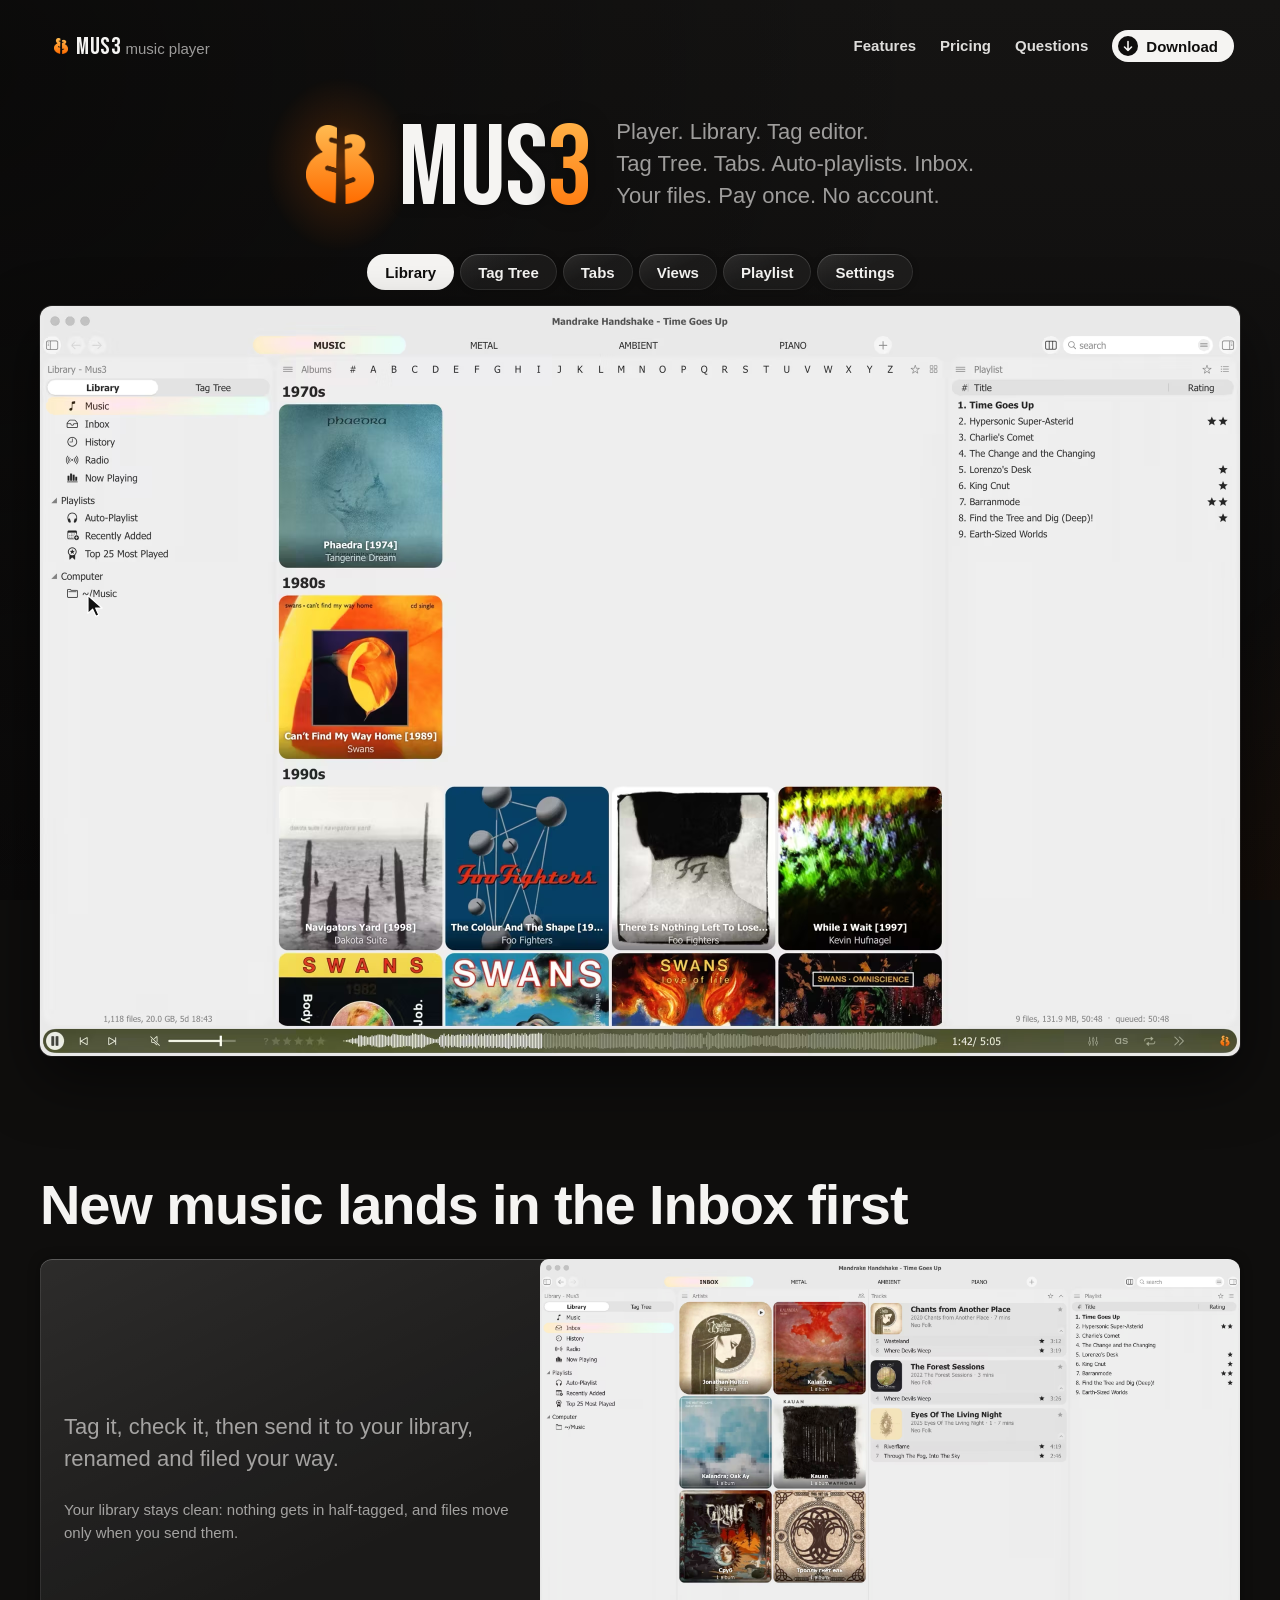
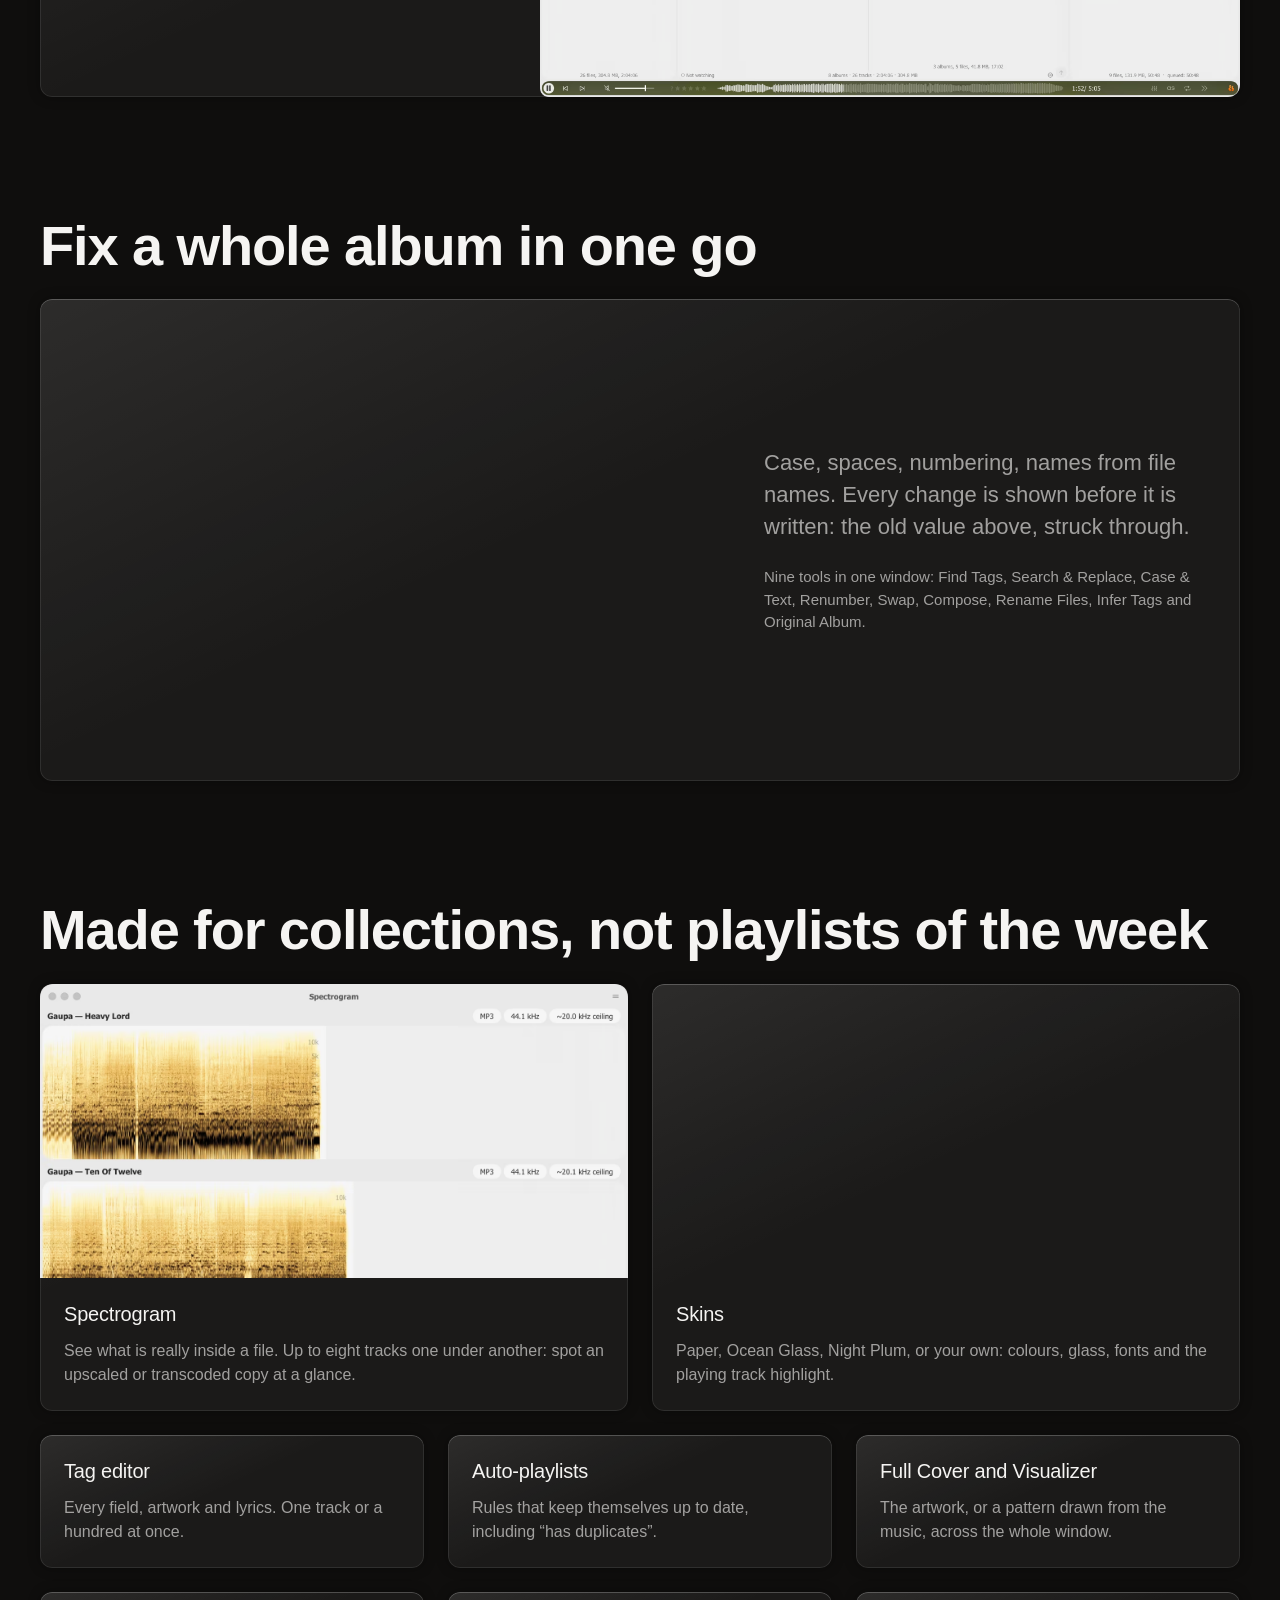
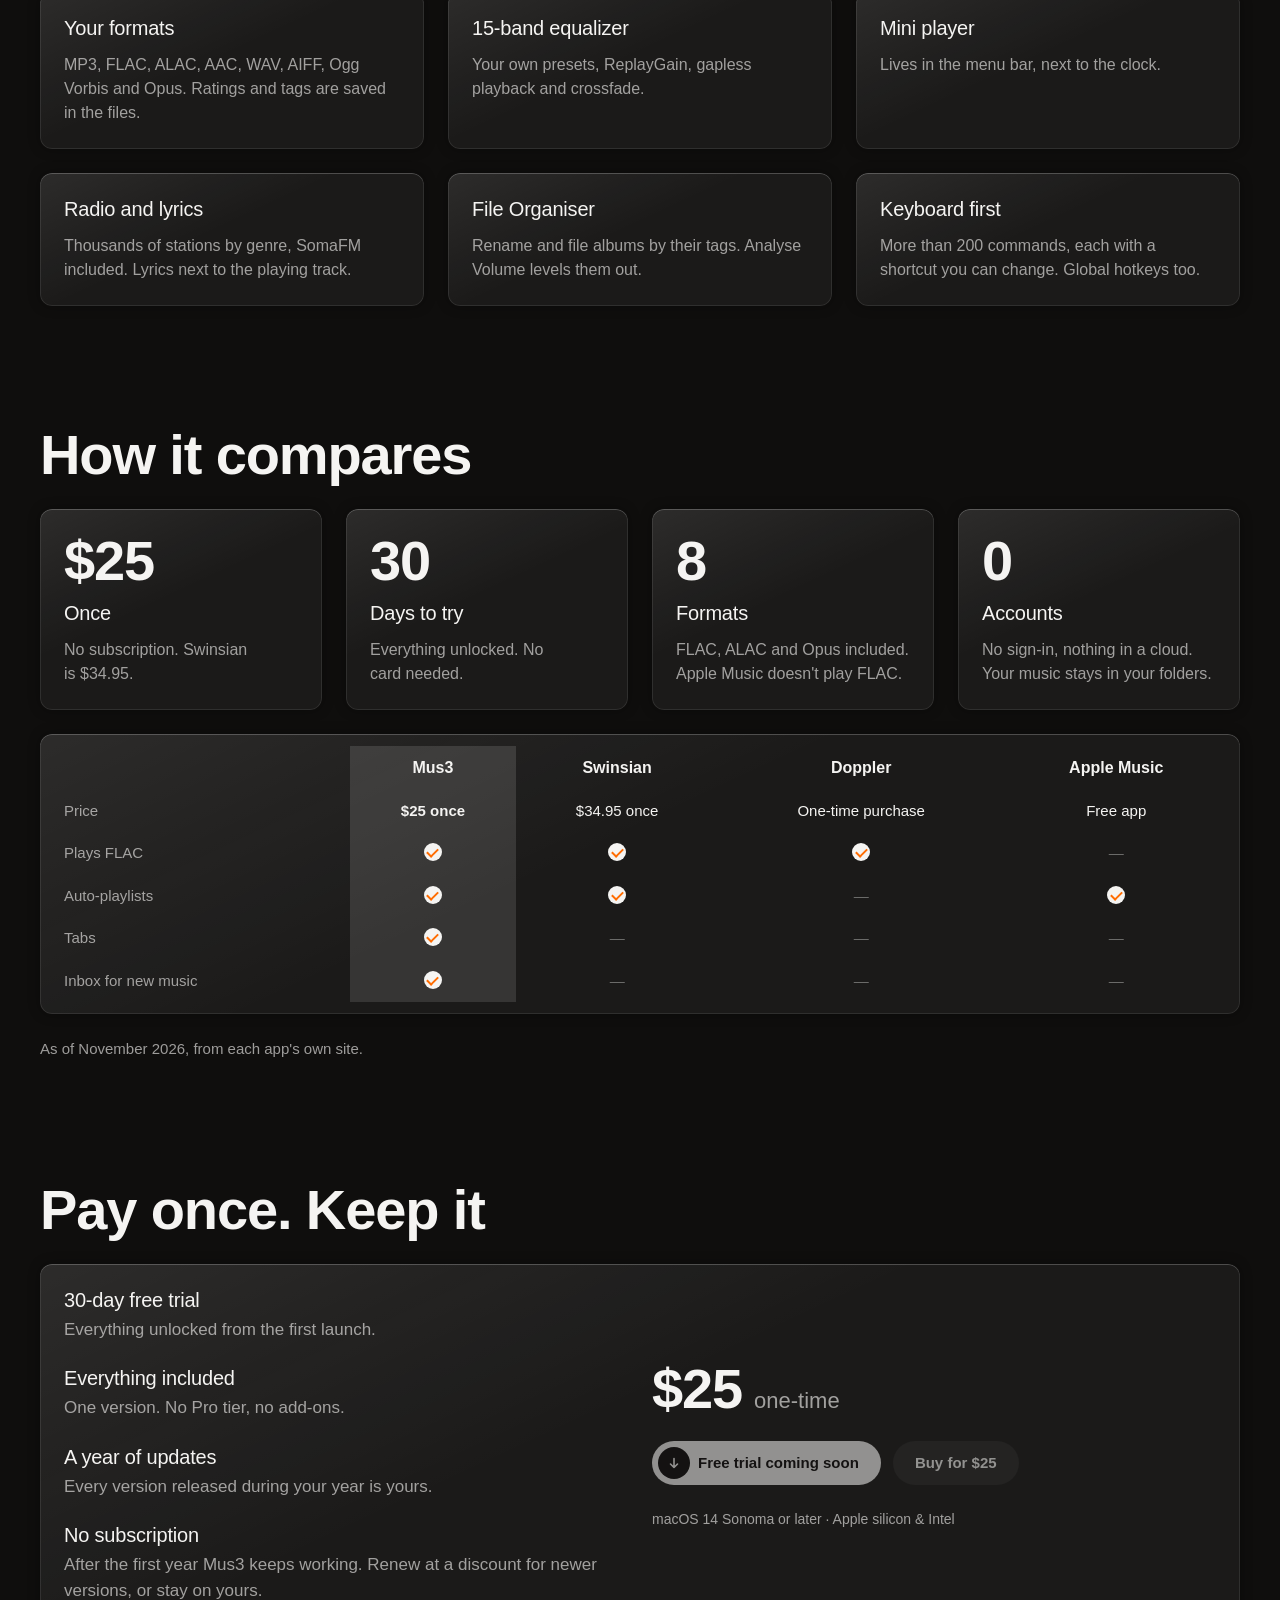
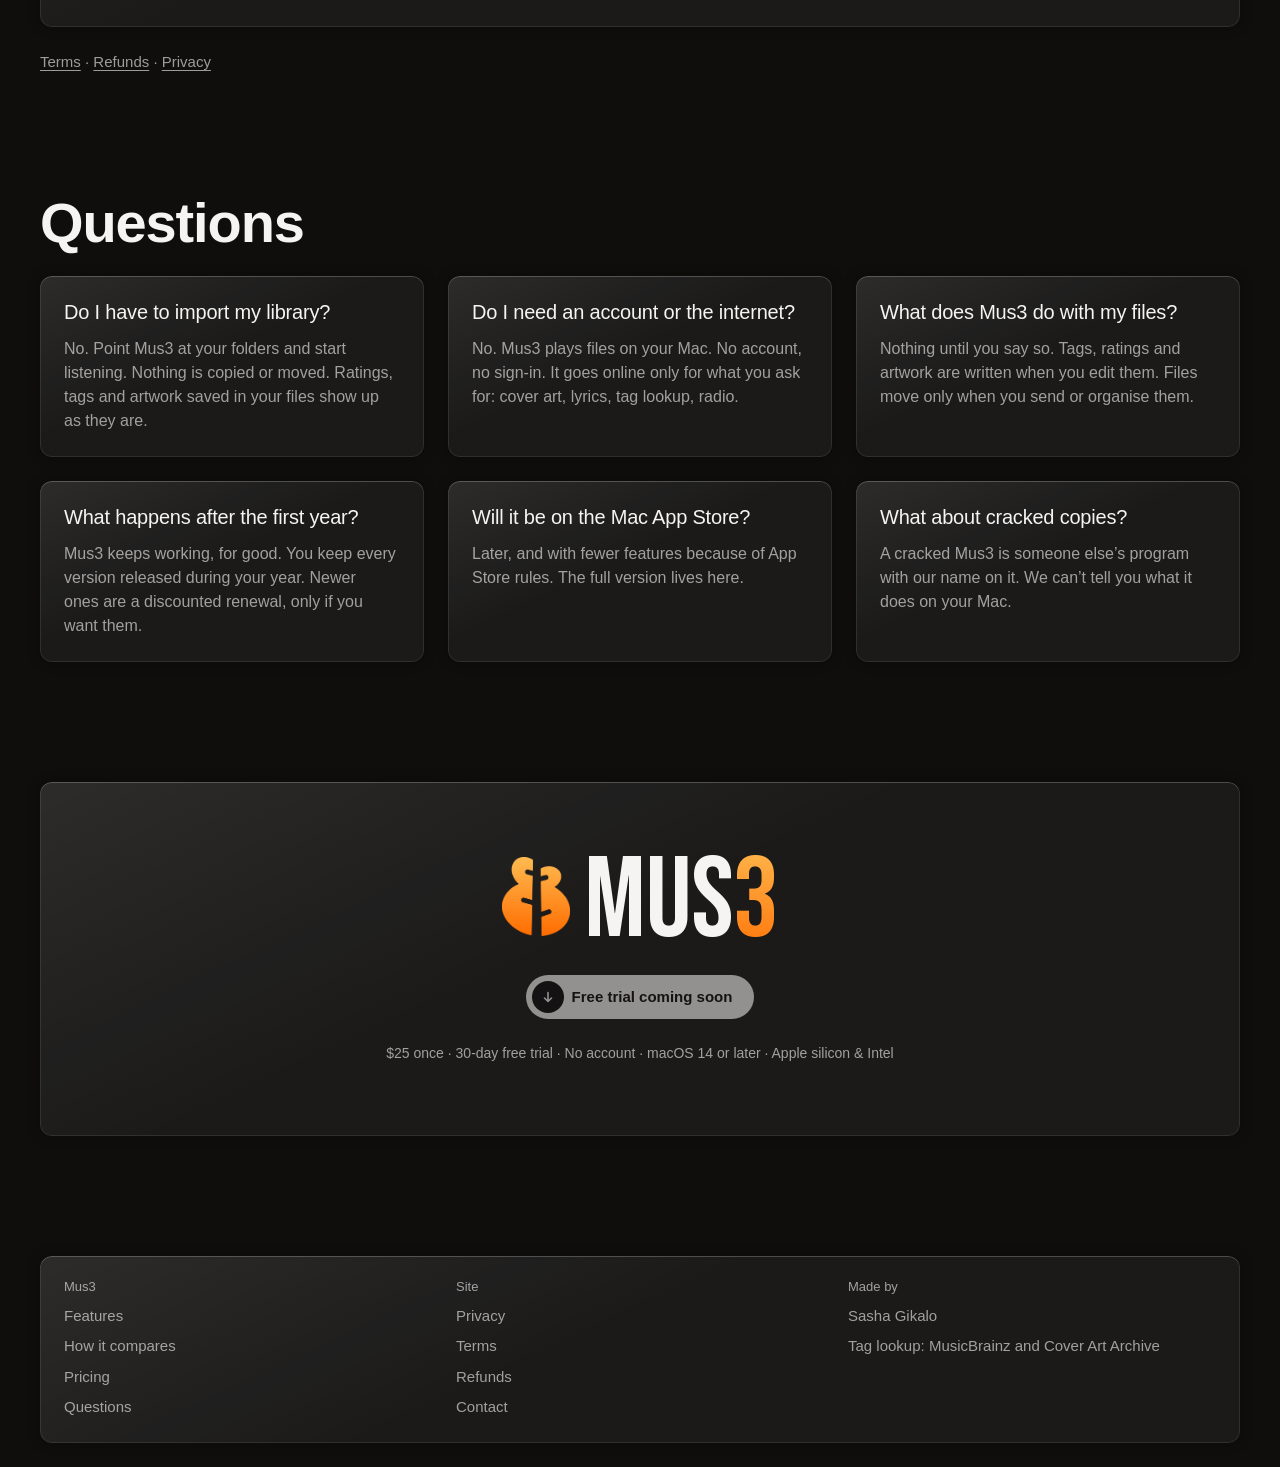
<file: index.html>
<!doctype html>
<html lang="en">
<head>
<meta charset="utf-8">
<meta name="viewport" content="width=device-width, initial-scale=1">
<title>Mus3 — a music player for people who own their music</title>
<meta name="description" content="Mus3 is a music player, library and tag editor for macOS. Tag Tree, tabs, auto-playlists, batch tag editing, Inbox for new music. $25 once, 30-day free trial.">
<link rel="canonical" href="https://mus3.app/">
<link rel="icon" type="image/png" sizes="32x32" href="assets/favicon-32.png">
<link rel="icon" type="image/png" sizes="512x512" href="assets/icon.png">
<link rel="apple-touch-icon" href="assets/apple-touch-icon.png">
<meta property="og:type" content="website">
<meta property="og:url" content="https://mus3.app/">
<meta property="og:title" content="Mus3 — Player · Library · Editor">
<meta property="og:description" content="A music player for people who own their music. macOS 14 or later. $25 once, 30-day free trial.">
<meta property="og:image" content="https://mus3.app/assets/og.png">
<meta property="og:image:width" content="1200"><meta property="og:image:height" content="630">
<meta name="twitter:card" content="summary_large_image">
<meta name="theme-color" content="#0F0E0D">
<script>/* Движение макета, задника и появления блоков — только если в системе не включено «Уменьшить движение». Знак (появление, ветер, листья) — всегда (решение пользователя 26.11.2026).
   ?motion в адресе — включить принудительно: для проверки (панель браузера Claude включает «Уменьшить движение») */
if (!matchMedia('(prefers-reduced-motion: reduce)').matches || new URLSearchParams(location.search).has('motion')) document.documentElement.classList.add('motion');</script>
<!-- Для поисковиков: программа и вопросы (ответы — те же, что в #faq: менять вместе) -->
<script type="application/ld+json">
{"@context":"https://schema.org","@graph":[
 {"@type":"SoftwareApplication","name":"Mus3","applicationCategory":"MultimediaApplication","operatingSystem":"macOS 14 or later","url":"https://mus3.app/",
  "description":"Music player, library and tag editor for macOS.","offers":{"@type":"Offer","price":"25","priceCurrency":"USD"}},
 {"@type":"FAQPage","mainEntity":[
  {"@type":"Question","name":"Do I have to import my library?","acceptedAnswer":{"@type":"Answer","text":"No. Point Mus3 at your folders and start listening. Nothing is copied or moved. Ratings, tags and artwork saved in your files show up as they are."}},
  {"@type":"Question","name":"Do I need an account or the internet?","acceptedAnswer":{"@type":"Answer","text":"No. Mus3 plays files on your Mac. No account, no sign-in. It goes online only for what you ask for: cover art, lyrics, tag lookup, radio."}},
  {"@type":"Question","name":"What does Mus3 do with my files?","acceptedAnswer":{"@type":"Answer","text":"Nothing until you say so. Tags, ratings and artwork are written when you edit them. Files move only when you send or organise them."}},
  {"@type":"Question","name":"What happens after the first year?","acceptedAnswer":{"@type":"Answer","text":"Mus3 keeps working, for good. You keep every version released during your year. Newer ones are a discounted renewal, only if you want them."}},
  {"@type":"Question","name":"Will it be on the Mac App Store?","acceptedAnswer":{"@type":"Answer","text":"Later, and with fewer features because of App Store rules. The full version lives here."}},
  {"@type":"Question","name":"What about cracked copies?","acceptedAnswer":{"@type":"Answer","text":"A cracked Mus3 is someone else's program with our name on it. We can't tell you what it does on your Mac."}}]}]}
</script>
<style>
/* Страница устроена как сайт Sapfire (Sapfire/promo/site/index.html): один задник под всей страницей, поверх — стеклянные блоки;
   шапка-капсула; первый экран — знак · слово · слоган и живое окно; главный раздел «текст + снимок»; остальное плитками;
   цифры и таблица сравнения; последний экран; подвал-оглавление. Все размеры — отсюда, остальное выводится. */
:root {
  --lead-fs: clamp(19px, 2vw, 22px);   /* кегль слогана: от него в первом экране считается кегль слова */
  --display-cap-h: .7em;     /* высота прописных Bebas */
  --display-cap: -.052em;    /* центр прописных Bebas выше центра строки */
  --m: 24px;                 /* один модуль отступа: поля, промежутки, отступ внутри блока */
  --max: 1200px;
  --win-w: 1600; --win-r: 16;   /* окно Mus3 в точках: ширина и угол */
  --r-block: calc(min(var(--max), 100vw - 2 * var(--m)) * var(--win-r) / var(--win-w));   /* блок раздела = угол окна Mus3 на экране (при 1200 — 12) */
  --r-inner: max(0px, var(--r-block) - var(--m));   /* вложенное в блок: R − отступ */
  --h-btn: 44px;             /* кнопка-капсула */
  --h-nav: 44px;             /* шапка-капсула */
  --nav-pad: 6px;            /* отступ кнопки от края шапки и кружка от края кнопки */
  --h-chip: 36px;            /* кнопка сцены над окном */
  --section: calc(var(--m) * 5);   /* расстояние между разделами */
  --h2-fs: clamp(32px, 4.6vw, 56px);   /* заголовок раздела; им же — цифры в #compare и цена */
  --under-nav: calc(var(--h-nav) + 2 * var(--m));

  /* Задник (.bg): почти чёрный нейтральный, чуть тёплый; оранжевый — только как свет из угла и свечение за знаком.
     Блоки — нейтральное белое стекло поверх. Оранжевый остаётся в знаке, «3», отметках таблицы и точке макета */
  --coal: #0F0E0D;           /* фон; текст на светлой кнопке */
  --bg: var(--coal);
  --ink: #F5F4F2;
  --on-ink: var(--coal);
  --mute: rgb(245 244 242 / .62);
  --dark-ink: var(--ink); --dark-mute: var(--mute);   /* имена из блока знака */
  --shade: rgb(255 255 255 / .08);   /* призрачная кнопка, заглушки, строки настроек */
  --glass-rgb: 255 255 255; --glass-a: .05;
  --glass: rgb(var(--glass-rgb) / var(--glass-a));   /* стекло: шапка при прокрутке и все блоки — одно значение */
  --glass-sheen: .08; --glass-hi: .14; --glass-line: .09;   /* отлив, блик по верхней кромке, контур */
  --sh-rgb: 0 0 0; --sh-y: 0px; --sh-blur: 12px; --sh-a: .35;   /* тень блоков */
  --cur-sheen: 4; --cur-edge: 3; --cur-r: 900px; --cur-er: 60px; --cur-near: 200;   /* блик за курсором: сила пятна и кромки, радиусы, с какого расстояния (px) */
  --nav-rgb: 22 21 20; --nav-a: .62; --nav-dim: .7; --nav-blur: 20px; --nav-sat: 1.8;   /* стекло шапки своё: под ней проезжают светлые снимки */
  --glass-fill: linear-gradient(155deg, rgb(255 255 255 / var(--glass-sheen)), rgb(255 255 255 / 0) 45%), var(--glass);
  --glass-edge: inset 0 1px 0 rgb(255 255 255 / var(--glass-hi)), inset 0 0 0 1px rgb(255 255 255 / var(--glass-line)), 0 var(--sh-y) var(--sh-blur) rgb(var(--sh-rgb) / var(--sh-a));

  /* цвета знака: оранжевый сверху вниз */
  --c1: #FFBB51;
  --c2: #FF6C00;
  --mark: linear-gradient(var(--c1), var(--c2));
  --mark-ratio: calc(647 / 749);   /* знак assets/symbol.png: ширина к высоте */

  --sans: -apple-system, BlinkMacSystemFont, "SF Pro Display", "Helvetica Neue", sans-serif;   /* системный: со стороны ничего не грузится */
  --display: "Bebas Neue", "Impact", var(--sans);
}
@media (max-width: 720px) { :root { --m: 16px; } }
@font-face { font-family: "Bebas Neue"; src: url(assets/bebas-neue.woff2) format("woff2"); font-weight: 400; font-style: normal; font-display: swap; }

/* Задник: фиксированный, под всей страницей. Основа стоит; свет — отдельный слой, двигается только transform'ом
   (прокрутка: медленнее страницы и вверх; курсор: чуть к нему) — скрипт внизу */
.bg { position: fixed; inset: 0; z-index: -1; overflow: hidden; pointer-events: none;
      --fill-top: #151413; --fill-bottom: #0B0A0A;
      --light: 255 108 0; --light-a: .34; --light-x: 94%; --light-y: 90%; --light-r: 60vmax;   /* свет: цвет, сила, центр, радиус */
      --dark: 0 0 0; --dark-a: .5;   /* тень слева сверху */
      --par-scroll: .12; --par-max: .3; --par-cursor: 24; }   /* параллакс: доля прокрутки, предел сдвига в высотах экрана (слой света больше экрана на столько же с запасом), сдвиг за курсором, px */
.bg i { position: absolute; display: block; }
.bg .base { inset: 0; background: linear-gradient(to bottom, var(--fill-top), var(--fill-bottom)); }
.bg .dark { inset: -20%; background: radial-gradient(ellipse 55% 70% at 12% 20%, rgb(var(--dark) / var(--dark-a)), rgb(var(--dark) / 0)); }
.bg .glow { inset: -50%; will-change: transform;
            background: radial-gradient(circle var(--light-r) at var(--light-x) var(--light-y), rgb(var(--light) / var(--light-a)), rgb(var(--light) / calc(var(--light-a) * .35)) 30%, rgb(var(--light) / 0) 100%); }

* { box-sizing: border-box; margin: 0; padding: 0; }
html { overflow-x: clip; scroll-behavior: smooth; scroll-padding-top: var(--under-nav); }
body { font: 17px/1.5 var(--sans); background: var(--bg); color: var(--ink); -webkit-font-smoothing: antialiased; }
img { display: block; }
a { color: inherit; text-decoration: none; }
button { font: inherit; color: inherit; background: none; border: 0; cursor: pointer; }
[hidden] { display: none !important; }
.wrap { max-width: calc(var(--max) + 2 * var(--m)); margin: 0 auto; padding: 0 var(--m); }

.block { background: var(--glass-fill); box-shadow: var(--glass-edge); border-radius: var(--r-block); padding: var(--m); }
/* Стекло за курсором: отлив (пятно внутри) и блик кромки. Скрипт внизу ставит блоку --gx/--gy (курсор в его координатах) и --gk (близость) */
.glassy { position: relative; isolation: isolate; }
.glassy.near::before, .glassy.near::after { content: ""; position: absolute; inset: 0; z-index: -1; border-radius: inherit; pointer-events: none; transition: opacity .3s; }
.glassy::before { opacity: calc(var(--gk, 0) * var(--cur-sheen));
                  background: radial-gradient(circle var(--cur-r) at var(--gx, 50%) var(--gy, 50%), rgb(255 255 255 / .08), rgb(255 255 255 / .062) 25%, rgb(255 255 255 / .026) 50%, rgb(255 255 255 / .004) 75%, rgb(255 255 255 / 0) 92%); }
.glassy::after { opacity: calc(var(--gk, 0) * var(--cur-edge)); padding: 1px;
                 background: radial-gradient(circle var(--cur-er) at var(--gx, 50%) var(--gy, 50%), rgb(255 255 255 / .3), rgb(255 255 255 / .233) 25%, rgb(255 255 255 / .099) 50%, rgb(255 255 255 / .014) 75%, rgb(255 255 255 / 0) 92%);
                 -webkit-mask: linear-gradient(#000 0 0) content-box, linear-gradient(#000 0 0); -webkit-mask-composite: xor;
                 mask: linear-gradient(#000 0 0) content-box exclude, linear-gradient(#000 0 0); }

h1, h2, h3 { font-weight: 600; letter-spacing: -.02em; }
h2 { font-size: var(--h2-fs); line-height: 1.05; text-wrap: balance; }
h3 { font-size: 20px; line-height: 1.25; font-weight: 500; letter-spacing: -.01em; }
p { text-wrap: pretty; }
.eyebrow { font: 500 13px/1 var(--sans); color: var(--mute); }
.lead { font-size: var(--lead-fs); line-height: 1.45; color: var(--mute); }
.quiet { font-size: 15px; color: var(--mute); }
.quiet a { text-decoration: underline; text-underline-offset: 3px; }
.meta { font-size: 14px; color: var(--mute); }
.meta span + span::before { content: " · "; }
.meta { text-wrap: balance; }
.meta span { white-space: nowrap; }   /* факт целиком на одной строке: «Apple silicon & Intel» не рвётся */
kbd { display: inline-block; min-width: 24px; padding: 2px 8px; border-radius: 12px; background: var(--shade); font: 500 13px/20px var(--sans); text-align: center; }

.btn { display: inline-flex; align-items: center; gap: 8px; height: var(--h-btn); padding: 0 calc(var(--h-btn) / 2); border-radius: calc(var(--h-btn) / 2);
       font: 600 15px/1 var(--sans); white-space: nowrap; transition: transform .15s; }
.btn:active { transform: scale(.97); }
.btn-primary { background: var(--ink); color: var(--on-ink); }
.btn-ghost { background: var(--shade); }
/* Пока нет сборки и магазина: кнопка видна, но не нажимается (data-todo). Появится .dmg / оплата — вернуть href и прежнюю подпись */
.btn[data-todo] { opacity: .55; pointer-events: none; cursor: default; }
/* Кружок со значком в капсуле: отступ до края — как у кнопки в шапке, круг концентричен торцу капсулы */
.btn .dot { flex: none; width: calc(var(--h-btn) - 2 * var(--nav-pad)); height: calc(var(--h-btn) - 2 * var(--nav-pad)); border-radius: 50%;
            margin-left: calc(var(--nav-pad) - var(--h-btn) / 2); background: var(--on-ink); color: var(--ink); display: grid; place-items: center; }
.btn .dot svg { width: 14px; height: 14px; }
.row { display: flex; flex-wrap: wrap; align-items: center; gap: calc(var(--m) / 2); }

section { margin-top: var(--section); }
.head { display: grid; gap: var(--m); margin-bottom: var(--m); }
.grid3 { display: grid; grid-template-columns: repeat(3, 1fr); gap: var(--m); }
@media (max-width: 900px) { .grid3 { grid-template-columns: 1fr; } }
.tile { display: grid; gap: calc(var(--m) / 2); align-content: start; }
.tile p { color: var(--mute); font-size: 16px; }

/* Появление при прокрутке: блок всплывает, соседи — с шагом 70 мс (--i) */
.motion [data-reveal] { opacity: 0; transform: translateY(16px); transition: opacity .6s ease, transform .6s ease; transition-delay: calc(var(--i, 0) * 70ms); }
.motion [data-reveal].in { opacity: 1; transform: none; }

/* 0. Шапка: наверху без подложки; поехала страница — тёмное стекло (класс .scrolled на <html>) */
.nav { --h-btn: calc(var(--h-nav) - 2 * var(--nav-pad));   /* кнопка в шапке — капсула на 6 меньше, концентрична */
       position: sticky; top: var(--m); z-index: 10; margin-top: var(--m); }
.nav .bar { display: flex; align-items: center; gap: var(--m); height: var(--h-nav); padding: var(--nav-pad); border-radius: calc(var(--h-nav) / 2);
            transition: background-color .3s, box-shadow .3s, -webkit-backdrop-filter .3s, backdrop-filter .3s; }
.scrolled .nav .bar { background: linear-gradient(155deg, rgb(255 255 255 / .14), rgb(255 255 255 / 0) 45%), rgb(var(--nav-rgb) / var(--nav-a));
                      -webkit-backdrop-filter: blur(var(--nav-blur)) saturate(var(--nav-sat)) brightness(var(--nav-dim));
                      backdrop-filter: blur(var(--nav-blur)) saturate(var(--nav-sat)) brightness(var(--nav-dim));
                      box-shadow: var(--glass-edge); }
.logo { display: flex; align-items: center; gap: 8px; font: 400 24px/1 var(--display); letter-spacing: .02em; flex-shrink: 0; white-space: nowrap; }
.glyph { display: block; flex: none; height: var(--display-cap-h); width: calc(var(--display-cap-h) * var(--mark-ratio)); background: var(--mark);   /* знак ростом с прописные MUS3 */
  -webkit-mask: url(assets/symbol.png) center / 100% 100% no-repeat; mask: url(assets/symbol.png) center / 100% 100% no-repeat; }
.nav .logo .glyph { margin-left: calc((var(--h-nav) - var(--display-cap-h)) / 2 - var(--nav-pad)); }   /* на равном отступе от торца */
.nav .logo span { position: relative; top: calc(-1 * var(--display-cap)); }   /* середина прописных Bebas — на середине знака */
.nav .logo small { font: 400 15px/1 var(--sans); letter-spacing: 0; color: var(--mute); }   /* «music player» — кеглем ссылок шапки, приглушённо */
.nav .links { display: flex; gap: var(--m); margin-left: auto; font-size: 15px; font-weight: 600; }
.nav .links a { opacity: .9; } .nav .links a:hover { opacity: 1; }
@media (max-width: 720px) { .nav .links { display: none; } .nav .btn { margin-left: auto; } .nav .bar { gap: 0; } }
@media (max-width: 400px) { .nav .logo small { display: none; } }

/* 1. Первый экран — на общем заднике: знак · слово · слоган, ряд сцен у самого окна, живое окно */
.hero { display: grid; justify-items: center; gap: var(--m); margin-top: calc(var(--m) * 2); text-align: center; }
/* первый экран как у Sapfire: знак · слово · слоган в ряд.
   Высота слова = высота слогана: от верха прописных первой строки до базовой третьей (системный шрифт, строка 1.45: верх прописных .400f, базовая третьей 4.005f → 3.605f).
   Bebas: прописные .7 кегля → кегль слова 3.605f / .7; при строке .85 верх прописных .025 кегля от верха.
   Знак ростом с тот же текст и стоит вровень с ним. Уже 980 — знак и слово в ряд, слоган под ними, по центру */
.intro { --lead-fs: clamp(19px, 2vw, 22px); --text-h: calc(var(--lead-fs) * 3.605); --name-fs: calc(var(--text-h) / .7);
  --cap-top: calc(var(--lead-fs) * .400);
  display: grid; grid-template-columns: repeat(3, auto); grid-template-areas: "mark word lead"; justify-content: center; align-items: start;
  column-gap: var(--m); row-gap: var(--m); text-align: left; }
.intro .emblem { grid-area: mark; width: calc(var(--text-h) * var(--mark-ratio)); min-width: 0; margin: var(--cap-top) 0 0; }
.intro .name { grid-area: word; font: 400 var(--name-fs)/.85 "Bebas Neue", var(--sans); letter-spacing: 0; margin-top: calc(var(--cap-top) - var(--name-fs) * .025);
  text-shadow: 0 2px 12px rgba(0,0,0,.35); }
.hero .intro .lead { grid-area: lead; font: 400 var(--lead-fs)/1.45 var(--sans); color: var(--dark-mute); max-width: none; margin: 0; }
.intro .lead b { font-weight: 600; color: var(--dark-ink); }
@media (max-width: 980px) {
  .intro { grid-template-columns: 1fr auto auto 1fr; grid-template-areas: ". mark word ." "lead lead lead lead"; }   /* знак вплотную к слову, слоган под ними */
  .hero .intro .lead { text-align: center; } }
@media (max-width: 720px) { .intro .lead br { display: none; } }
/* «3» — в цветах знака */
.intro .three { background: var(--mark);
  -webkit-background-clip: text; background-clip: text; color: transparent;
  text-shadow: none; filter: drop-shadow(0 2px 12px rgba(0,0,0,.35));   /* тень как у «Mus», но не поверх цвета */
  display: inline-block; padding: .15em 0; margin: -.15em 0; }   /* фон под цвет шире строки — иначе верх и низ цифры обрезаются (line-height .8) */

/* знак: силуэт из assets/symbol.png (маска), залит цветами иконки. Две половины — слева и справа от ствола — поднимаются по очереди;
   сзади мягкое свечение тех же цветов (градиент, без размытия) */
:root {
  --spring: linear(0, .045, .166, .339, .538, .741, .931, 1.092, 1.216, 1.298, 1.34, 1.344, 1.317, 1.267, 1.203, 1.132, 1.063, 1.001, .95, .913, .89, .881, .884, .896, .916, .939, .963, .985, 1.003, 1.016, 1.024, 1.027, 1.026, 1.022, 1.015, 1.008, 1.001, .996, .992, .99, .99, .991, .993, .996, .999, 1.001, 1.003, 1.004, 1.004, 1.003, 1.002, 1.001, 1);
  --tempo: 1;                                  /* темп появления */
  --t-in: calc(.7s * var(--tempo));            /* половина знака встаёт на место */
  --t-step: calc(.14s * var(--tempo));         /* вторая половина — следом */
  --t-stop: calc(var(--t-step) + var(--t-in) * .35);   /* знак почти на месте — всплывают слово и слоган */
  --t-mark: calc(.5s * var(--tempo));
  --t-glow: 1.4s;                              /* свечение разгорается */
  --t-breath: 6s;                              /* и дальше дышит */
  --mark-split: 51%;                             /* где ствол делит знак */
  --mark-rise: 22%;                            /* откуда поднимается половина */
  --glow-a: .34;                               /* сила свечения */
}
.emblem { position: relative; aspect-ratio: var(--mark-ratio); }
.emblem .half { position: absolute; inset: 0; background: var(--mark);
  -webkit-mask: url(assets/symbol.png) center / 100% 100% no-repeat; mask: url(assets/symbol.png) center / 100% 100% no-repeat; }
.emblem .half.l { clip-path: inset(-30% calc(100% - var(--mark-split)) -30% -30%); }
.emblem .half.r { clip-path: inset(-30% -30% -30% var(--mark-split)); }
.emblem .glow { position: absolute; inset: -60%; z-index: -1; pointer-events: none; opacity: var(--glow-a);
  background: radial-gradient(closest-side, var(--c2), rgb(255 108 0 / .35) 45%, transparent 100%); }
/* листочки: ромбики цвета кроны слетают из-под курсора (скрипт внизу страницы); только transform и opacity */
.emblem { --leaf: 9%; }                        /* ширина листочка от ширины знака */
.emblem .leaf { position: absolute; left: 0; top: 0; width: var(--leaf); aspect-ratio: 5 / 8; margin: calc(var(--leaf) * -.8) 0 0 calc(var(--leaf) * -.5);
  clip-path: polygon(50% 0, 100% 50%, 50% 100%, 0 50%); pointer-events: none; will-change: transform, opacity; }
.emblem .half { animation: half-in var(--t-in) var(--spring) both; }
.emblem .half.r { animation-delay: var(--t-step); }
.emblem .glow { animation: fade-in var(--t-glow) ease-out var(--t-stop) both, breath var(--t-breath) ease-in-out calc(var(--t-stop) + var(--t-glow)) infinite; }
.intro .name, .intro .lead { animation: rise var(--t-mark) var(--spring) var(--t-stop) both; }
@keyframes half-in { from { opacity: 0; transform: translateY(var(--mark-rise)); } 30% { opacity: 1; } }
@keyframes fade-in { from { opacity: 0; } }
@keyframes rise { from { opacity: 0; transform: translateY(.08em); } }
@keyframes breath { 50% { opacity: calc(var(--glow-a) * .7); transform: scale(1.05); } }

/* Сцены: фишки-стекло у самого окна; подписи сцены на экране нет — сцену видно в окне (строка остаётся для чтения с экрана) */
.scenes { display: flex; flex-wrap: wrap; justify-content: center; gap: 6px; margin-top: calc(var(--m) / 2); }
.scenes button { position: relative; overflow: hidden; isolation: isolate; height: var(--h-chip); padding: 0 calc(var(--h-chip) / 2); border-radius: calc(var(--h-chip) / 2);
                 font: 600 15px/1 var(--sans); background: var(--glass-fill); transition: background-color .2s, color .2s, transform .15s;
                 box-shadow: inset 0 1px 0 rgb(255 255 255 / var(--glass-hi)), inset 0 0 0 1px rgb(255 255 255 / var(--glass-line)), 0 calc(var(--sh-y) / 2) calc(var(--sh-blur) / 2) rgb(var(--sh-rgb) / calc(var(--sh-a) * .7)); }
.scenes button:hover { background: linear-gradient(rgb(255 255 255 / .08), rgb(255 255 255 / .08)), var(--glass-fill); }
.scenes button:active { transform: scale(.97); }
.scenes button:focus-visible { outline: 2px solid var(--ink); outline-offset: 2px; }
.scenes button.on { background: var(--ink); color: var(--on-ink); box-shadow: none; }
/* Мерцание: фишки по очереди слева направо на миг светлеют; на выбранной не нужно. Меняется только яркость */
.scenes button::after { content: ""; position: absolute; inset: 0; z-index: -1; pointer-events: none; border-radius: inherit; background: rgb(255 255 255 / .22); opacity: 0;
                        animation: chip-twinkle 5s ease-in-out infinite; animation-delay: calc(var(--i, 0) * .18s + 1s); }
.scenes button:nth-child(2) { --i: 1; } .scenes button:nth-child(3) { --i: 2; } .scenes button:nth-child(4) { --i: 3; } .scenes button:nth-child(5) { --i: 4; } .scenes button:nth-child(6) { --i: 5; }
.scenes button.on::after { content: none; }
@keyframes chip-twinkle { 0%, 100% { opacity: 0; } 6% { opacity: 1; } 14% { opacity: 0; } }
/* Телефон: живой окно не читается — вместо него снимок с углами окна, фишек нет */
.still { display: none; width: 100%; height: auto; border-radius: calc(100vw / var(--win-w) * var(--win-r)); box-shadow: 0 0 0 1px rgb(255 255 255 / .1); }
@media (max-width: 720px) { .scenes, .mock { display: none; } .still { display: block; } }
.scene-line { position: absolute; width: 1px; height: 1px; overflow: hidden; clip-path: inset(50%); white-space: nowrap; }

/* живой макет окна (assets/mock.js): 1 точка окна = 100cqw / 1600 */
.mock { --pt: calc(100cqw / 1600); position: relative; width: 100%; container-type: inline-size; margin-top: calc(var(--m) / 2); }
.mock .win { position: relative; width: calc(var(--pt) * 1600); height: calc(var(--pt) * 1000); margin: 0 auto; border-radius: calc(var(--pt) * 16); overflow: hidden; background: #E9E8E7;
             transition: width .7s cubic-bezier(.22, 1, .36, 1);
             box-shadow: 0 calc(var(--pt) * 30) calc(var(--pt) * 80) rgb(0 0 0 / .55), 0 0 0 1px rgb(255 255 255 / .1); }
.mock .frame { position: absolute; inset: 0; width: 100%; height: 100%; object-fit: cover; opacity: 0; transition: opacity .3s; }   /* cover: пока окно сжимается, кадр срезается с боков поровну */
/* Full Cover и Visualizer: окно, как в самой программе, сжимается до квадрата 1000×1000 по центру */
.mock .win.sq { width: calc(var(--pt) * 1000); }
.mock .frame.on { opacity: 1; }
.mock .vis { position: absolute; inset: 0; width: 100%; height: 100%; object-fit: contain; background: #120E19; opacity: 0; transition: opacity .4s; }
.mock .vis.on { opacity: 1; }
/* окошко поверх окна (панель вида, Preferences): x, y, ширина — в точках окна */
.mock .layer { position: absolute; left: 0; top: 0; width: calc(var(--w, 300) * var(--pt));
               transform: translate(calc(var(--x, 0) * var(--pt)), calc(var(--y, 0) * var(--pt))) scale(.96); opacity: 0; pointer-events: none;
               transition: transform .9s cubic-bezier(.22, 1, .36, 1), opacity .25s; filter: drop-shadow(0 calc(var(--pt) * 10) calc(var(--pt) * 24) rgb(0 0 0 / .28)); }
.mock .layer.on { opacity: 1; transform: translate(calc(var(--x, 0) * var(--pt)), calc(var(--y, 0) * var(--pt))); }
.mock .layer img { width: 100%; height: auto; }
/* курсор и нажатие — нарисованные, ходят сами */
.mock .cursor { position: absolute; left: 0; top: 0; width: calc(var(--pt) * 22); z-index: 3; pointer-events: none;
                transform: translate(calc(var(--x, 800) * var(--pt)), calc(var(--y, 620) * var(--pt))); transition: transform .7s cubic-bezier(.45, 0, .25, 1); }
.mock .ring { position: absolute; left: 0; top: 0; width: calc(var(--pt) * 36); aspect-ratio: 1; border-radius: 50%; z-index: 2; pointer-events: none; opacity: 0;
              background: rgb(0 0 0 / .18); box-shadow: 0 0 0 calc(var(--pt) * 2) rgb(255 255 255 / .9);
              transform: translate(calc(var(--x, 0) * var(--pt) - 50%), calc(var(--y, 0) * var(--pt) - 50%)) scale(.3); }
.mock .ring.go { animation: tap .45s cubic-bezier(.22, 1, .36, 1); }
@keyframes tap { 0% { opacity: .9; } 100% { opacity: 0; transform: translate(calc(var(--x, 0) * var(--pt) - 50%), calc(var(--y, 0) * var(--pt) - 50%)) scale(1); } }
/* ход пользователя: нажал в окне — нарисованный курсор прячется, следующий пункт отмечен пульсирующей точкой (зона нажатия 64 точки) */
.mock { cursor: pointer; }
.mock.manual { cursor: default; }
.mock.manual .cursor { opacity: 0; }
.mock .spot { position: absolute; left: 0; top: 0; width: calc(var(--pt) * 64); aspect-ratio: 1; border-radius: 50%; z-index: 4; display: none; cursor: pointer;
              transform: translate(calc(var(--x, 0) * var(--pt) - 50%), calc(var(--y, 0) * var(--pt) - 50%)); }
.mock .spot.on { display: block; }
.mock .spot::before, .mock .spot::after { content: ""; position: absolute; inset: 25%; border-radius: 50%; }
.mock .spot::before { background: var(--c1); box-shadow: 0 0 0 calc(var(--pt) * 3) #fff, 0 calc(var(--pt) * 2) calc(var(--pt) * 10) rgb(0 0 0 / .35); transform: scale(.45); }
.mock .spot::after { box-shadow: 0 0 0 calc(var(--pt) * 3) var(--c1); animation: hint 1.4s cubic-bezier(.22, 1, .36, 1) infinite; }
.mock .spot:focus-visible { outline: 2px solid var(--ink); }
@keyframes hint { from { opacity: .9; transform: scale(.5); } to { opacity: 0; transform: scale(1.6); } }
/* клавиши под окном */
.mock .keys { position: absolute; left: 50%; bottom: calc(var(--m) * -1); transform: translate(-50%, 50%); z-index: 3; height: var(--h-chip);
              padding: 0 calc(var(--h-chip) / 2); border-radius: calc(var(--h-chip) / 2); display: grid; place-items: center;
              font: 600 15px/1 var(--sans); color: var(--bg); background: var(--ink); opacity: 0; transition: opacity .25s; }
.mock .keys.on { opacity: 1; }
.mock { margin-top: calc(var(--m) * 2 / 3 - var(--m)); }   /* от фишек до окна — 2/3 модуля */
.mock .win { border-radius: calc(var(--pt) * var(--win-r)); box-shadow: 0 calc(var(--pt) * 30) calc(var(--pt) * 80) rgb(var(--sh-rgb) / .55), 0 0 0 1px rgb(255 255 255 / .1); }

/* 2. Главный раздел: текст слева, снимок справа — вровень с краем блока (внутри поля радиус R − поле вышел бы прямым) */
.duo { display: grid; grid-template-columns: 5fr 7fr; padding: 0; overflow: hidden; }
.duo .text { display: grid; gap: var(--m); align-content: center; padding: var(--m); }
.pic { display: block; width: 100%; height: auto; }
.duo .pic { height: 100%; object-fit: cover; object-position: left top; }
.duo.flip { grid-template-columns: 7fr 5fr; }   /* снимок слева, текст справа — чередуется с соседним разделом */
.duo.flip .pic { object-position: right top; }
/* 3. Остальное: два снимка с подписью, под ними плитки */
.shots2 { display: grid; grid-template-columns: 1fr 1fr; gap: var(--m); }
.shots2 .tile { padding: 0; overflow: hidden; gap: 0; }
.shots2 .pic { aspect-ratio: 2 / 1; object-fit: cover; object-position: left top; }
.shots2 figcaption { display: grid; gap: calc(var(--m) / 2); padding: var(--m); }
@media (max-width: 900px) { .duo, .duo.flip, .shots2 { grid-template-columns: 1fr; } .duo .pic { height: auto; } .duo.flip .text { order: -1; } }   /* телефон: текст над снимком, как в соседнем разделе */
.more { margin-top: var(--m); }

/* 4. Сравнение: четыре цифры (кеглем заголовка раздела) и таблица в блоке; столбец Mus3 светлее, без линий между строками */
.stats { display: grid; grid-template-columns: repeat(4, 1fr); gap: var(--m); margin-bottom: var(--m); }
.stats .tile { grid-row: span 3; grid-template-rows: subgrid; }   /* цифра, подпись, текст — общие строки на весь ряд */
@media (max-width: 900px) { .stats { grid-template-columns: repeat(2, 1fr); } }
.stats b, .sum { font-size: var(--h2-fs); line-height: 1; font-weight: 600; letter-spacing: -.02em; font-variant-numeric: tabular-nums; }
.cmp { --r-inner-cmp: max(0px, var(--r-block) - var(--m) / 2); padding: calc(var(--m) / 2); overflow-x: auto; scrollbar-width: none; }   /* поле со всех сторон одно — столбец Mus3 концентричен блоку */
.cmp table { width: 100%; border-collapse: separate; border-spacing: 0; font-size: 15px; }
.cmp th, .cmp td { padding: 10px calc(var(--m) / 2); text-align: center; white-space: nowrap; }
.cmp thead th { font-weight: 600; font-size: 16px; }
.cmp tbody th { text-align: left; font-weight: 400; color: var(--mute); }
.cmp .me { background: rgb(255 255 255 / .12); font-weight: 600; }
.cmp thead .me { border-radius: var(--r-inner-cmp) var(--r-inner-cmp) 0 0; }
.cmp tbody tr:last-child .me { border-radius: 0 0 var(--r-inner-cmp) var(--r-inner-cmp); }
.cmp .y { display: inline-block; width: 18px; height: 18px; border-radius: 50%; background: var(--ink); vertical-align: -3px; }
.cmp .y::after { content: ""; display: block; width: 5px; height: 9px; margin: 3px auto 0; border: solid var(--c2); border-width: 0 2px 2px 0; transform: rotate(45deg); }
.cmp .n { font-style: normal; color: var(--mute); opacity: .6; }
@media (max-width: 720px) { .cmp tbody th { white-space: normal; min-width: 7.5em; } }

/* 5. Цена: что входит — слева, сумма и кнопки — справа */
.pricing { display: grid; grid-template-columns: 1fr 1fr; gap: var(--m); }
.facts { display: grid; gap: var(--m); align-content: start; }
.facts div { display: grid; gap: 4px; }
.facts p { color: var(--mute); }
.buy { display: grid; gap: var(--m); align-content: center; justify-items: start; }
.sum small { font-size: var(--lead-fs); font-weight: 400; letter-spacing: 0; color: var(--mute); margin-left: calc(var(--m) / 2); }
@media (max-width: 720px) { .pricing { grid-template-columns: 1fr; } }

/* 7. Последний экран */
.final { text-align: center; display: grid; justify-items: center; gap: var(--m); padding: calc(var(--m) * 3) var(--m); }
.final .lockup { display: flex; align-items: center; gap: calc(var(--m) * .6); font-size: calc(var(--lead-fs) * 3.605 / .7); }   /* тот же кегль слова, что в первом экране */
.final .lockup .name { font: 400 1em/.85 var(--display); letter-spacing: 0; }
.final .lockup .glyph { position: relative; top: var(--display-cap); }
.final .three { background: var(--mark); -webkit-background-clip: text; background-clip: text; color: transparent; display: inline-block; padding: .15em 0; margin: -.15em 0; }
@media (max-width: 980px) { .final .lockup { font-size: clamp(56px, 12vw, 150px); } }

/* Подвал — оглавление */
footer { margin: var(--section) 0 var(--m); }
/* Листья, долетевшие до последнего блока: слой падения поверх страницы (координаты документа) и лежащие на дне блока #download до перезагрузки */
.fall { position: absolute; left: 0; top: 0; width: 100%; height: 0; z-index: 5; pointer-events: none; }
.fall i, .final .rest { position: absolute; left: 0; top: 0; width: var(--lw); aspect-ratio: 5 / 8; margin: calc(var(--lw) * -.8) 0 0 calc(var(--lw) * -.5);
  clip-path: polygon(50% 0, 100% 50%, 50% 100%, 0 50%); will-change: transform; }
.final { position: relative; }
.final .rest { top: auto; margin: 0 0 0 calc(var(--lw) * -.5); transform-origin: 50% 50%; pointer-events: none; }
.cols { display: grid; grid-template-columns: repeat(3, 1fr); gap: var(--m); }
.cols div { display: grid; gap: 8px; align-content: start; font-size: 15px; color: var(--mute); }
.cols .eyebrow { margin-bottom: 4px; }
.cols a:hover { color: var(--ink); }
@media (max-width: 720px) { .cols { grid-template-columns: 1fr; } }
</style>
</head>
<body>
<div class="bg" aria-hidden="true"><i class="base"></i><i class="dark"></i><i class="glow"></i></div>

<!-- 0. Шапка -->
<div class="wrap nav">
  <div class="bar">
    <a class="logo" href="#top"><i class="glyph"></i><span>Mus3 <small>music player</small></span></a>
    <nav class="links"><a href="#features">Features</a><a href="#pricing">Pricing</a><a href="#faq">Questions</a></nav>
    <a class="btn btn-primary" href="#pricing"><i class="dot"><svg viewBox="0 0 14 14" fill="none" stroke="currentColor" stroke-width="1.6" stroke-linecap="round" stroke-linejoin="round"><path d="M7 2.5v9M3.5 8 7 11.5 10.5 8"/></svg></i><span>Download</span></a>
  </div>
</div>

<main class="wrap" id="top">

  <!-- 1. Первый экран: знак, слово, слоган в три строки; ряд сцен; живое окно Mus3 (assets/mock.js) -->
  <header class="hero">
    <div class="intro">
      <div class="emblem" aria-hidden="true"><i class="glow"></i><i class="half l"></i><i class="half r"></i></div>
      <h1 class="name">Mus<span class="three">3</span></h1>
      <p class="lead">Player. Library. Tag editor. <br>Tag Tree. Tabs. Auto‑playlists. Inbox. <br>Your files. Pay once. No account.</p>
    </div>
    <div class="scenes" data-scenes role="group" aria-label="Show a feature"></div>
    <p class="scene-line" data-scene-line aria-live="polite"></p>
    <div class="mock" data-mock>
      <div class="win">
        <img class="frame on" src="assets/mock/L0.avif?6" alt="Mus3 window: library on the left, album covers in the middle, playlist on the right">
        <img class="frame" alt="">
        <video class="vis" src="assets/mock/visualizer.mp4?2" muted loop playsinline preload="none"></video>
      </div>
      <div class="layer"><img alt=""></div>
      <i class="ring"></i>
      <button class="spot" type="button" aria-label="Next step"></button>
      <svg class="cursor" viewBox="0 0 22 32" aria-hidden="true"><path d="M2 2v24l6.2-5.8 4.3 9.6 3.9-1.7-4.2-9.4h8.6z" fill="#111" stroke="#fff" stroke-width="1.6" stroke-linejoin="round"/></svg>
      <span class="keys" aria-hidden="true"></span>
    </div>
    <!-- Телефон: вместо живого макета и фишек — один снимок окна (как у Sapfire) -->
    <img class="still" src="assets/mock/C0.avif?6" width="2400" height="1500" alt="Mus3 window: Tag Tree on the left, album covers with an open album, playlist on the right">
  </header>

  <!-- 2. Inbox — последнее слово второй строки слогана и то, чего в первом экране нет. Снимок настоящий (tools/shoot) -->
  <section id="inbox">
    <div class="head"><h2>New music lands in the Inbox first</h2></div>
    <div class="block duo" data-reveal>
      <div class="text">
        <p class="lead">Tag it, check it, then send it to your library, renamed and filed your way.</p>
        <p class="quiet">Your library stays clean: nothing gets in half‑tagged, and files move only when you send them.</p>
      </div>
      <img class="pic" src="assets/shots/inbox.avif?3" width="2400" height="1500" decoding="async" alt="Mus3 Inbox: new albums grouped by artist, waiting to be tagged">
    </div>
  </section>

  <!-- 2a. Batch Edit — снимок настоящего окна на копии альбома с испорченными тегами (tools/shoot/messtags.py): Case & Text, Title Case + подчёркивания → пробелы -->
  <section id="batch">
    <div class="head"><h2>Fix a whole album in one go</h2></div>
    <div class="block duo flip" data-reveal>
      <img class="pic" src="assets/shots/batch-edit.avif" width="1650" height="1136" decoding="async" loading="lazy" alt="Mus3 Batch Edit: lowercase titles with underscores turned into Title Case, old values struck through above the new ones">
      <div class="text">
        <p class="lead">Case, spaces, numbering, names from file names. Every change is shown before it is written: the old value above, struck through.</p>
        <p class="quiet">Nine tools in one window: Find Tags, Search &amp; Replace, Case &amp; Text, Renumber, Swap, Compose, Rename Files, Infer Tags and Original Album.</p>
      </div>
    </div>
  </section>

  <!-- 3. Остальное — только то, чего нет в первом экране: два снимка и короткие плитки -->
  <section id="features">
    <div class="head"><h2>Made for collections, not playlists of the week</h2></div>
    <div class="shots2">
      <figure class="block tile" data-reveal style="--i: 0">
        <img class="pic" src="assets/shots/spectrogram-skin.avif" width="1440" height="1576" decoding="async" loading="lazy" alt="Mus3 Spectrogram window: tracks one under another with format, sample rate and frequency ceiling">
        <figcaption><h3>Spectrogram</h3><p>See what is really inside a file. Up to eight tracks one under another: spot an upscaled or transcoded copy at a glance.</p></figcaption>
      </figure>
      <figure class="block tile" data-reveal style="--i: 1">
        <img class="pic" src="assets/shots/night.avif?3" width="1440" height="900" decoding="async" loading="lazy" alt="Mus3 with the Night Plum skin">
        <figcaption><h3>Skins</h3><p>Paper, Ocean Glass, Night Plum, or your own: colours, glass, fonts and the playing track highlight.</p></figcaption>
      </figure>
    </div>
    <div class="grid3 more">
      <div class="block tile" data-reveal style="--i: 0"><h3>Tag editor</h3><p>Every field, artwork and lyrics. One track or a hundred at once.</p></div>
      <div class="block tile" data-reveal style="--i: 1"><h3>Auto‑playlists</h3><p>Rules that keep themselves up to date, including “has duplicates”.</p></div>
      <div class="block tile" data-reveal style="--i: 2"><h3>Full Cover and Visualizer</h3><p>The artwork, or a pattern drawn from the music, across the whole window.</p></div>
      <div class="block tile" data-reveal style="--i: 0"><h3>Your formats</h3><p>MP3, FLAC, ALAC, AAC, WAV, AIFF, Ogg Vorbis and Opus. Ratings and tags are saved in the files.</p></div>
      <div class="block tile" data-reveal style="--i: 1"><h3>15‑band equalizer</h3><p>Your own presets, ReplayGain, gapless playback and crossfade.</p></div>
      <div class="block tile" data-reveal style="--i: 2"><h3>Mini player</h3><p>Lives in the menu bar, next to the clock.</p></div>
      <div class="block tile" data-reveal style="--i: 0"><h3>Radio and lyrics</h3><p>Thousands of stations by genre, SomaFM included. Lyrics next to the playing track.</p></div>
      <div class="block tile" data-reveal style="--i: 1"><h3>File Organiser</h3><p>Rename and file albums by their tags. Analyse Volume levels them out.</p></div>
      <div class="block tile" data-reveal style="--i: 2"><h3>Keyboard first</h3><p>More than 200 commands, each with a shortcut you can change. Global hotkeys too.</p></div>
    </div>
  </section>

  <!-- 4. Сравнение: только проверенное, источники и что перепроверить — site/compare.md. Цифры — те же факты, что в остальных разделах -->
  <section id="compare">
    <div class="head"><h2>How it compares</h2></div>
    <div class="stats">
      <div class="block tile" data-reveal style="--i: 0"><b>$25</b><h3>Once</h3><p>No subscription. Swinsian is $34.95.</p></div>
      <div class="block tile" data-reveal style="--i: 1"><b>30</b><h3>Days to try</h3><p>Everything unlocked. No card needed.</p></div>
      <div class="block tile" data-reveal style="--i: 2"><b>8</b><h3>Formats</h3><p>FLAC, ALAC and Opus included. Apple Music doesn't play FLAC.</p></div>
      <div class="block tile" data-reveal style="--i: 3"><b>0</b><h3>Accounts</h3><p>No sign‑in, nothing in a cloud. Your music stays in your folders.</p></div>
    </div>
    <div class="block cmp" data-reveal>
      <table>
        <thead><tr><th></th><th class=me>Mus3</th><th>Swinsian</th><th>Doppler</th><th>Apple Music</th></tr></thead>
        <tbody>
          <tr><th>Price</th><td class=me>$25 once</td><td>$34.95 once</td><td>One‑time purchase</td><td>Free app</td></tr>
          <tr><th>Plays FLAC</th><td class=me><i class="y" aria-label="Yes"></i></td><td><i class="y" aria-label="Yes"></i></td><td><i class="y" aria-label="Yes"></i></td><td><i class="n" aria-label="No">—</i></td></tr>
          <tr><th>Auto‑playlists</th><td class=me><i class="y" aria-label="Yes"></i></td><td><i class="y" aria-label="Yes"></i></td><td><i class="n" aria-label="No">—</i></td><td><i class="y" aria-label="Yes"></i></td></tr>
          <tr><th>Tabs</th><td class=me><i class="y" aria-label="Yes"></i></td><td><i class="n" aria-label="No">—</i></td><td><i class="n" aria-label="No">—</i></td><td><i class="n" aria-label="No">—</i></td></tr>
          <tr><th>Inbox for new music</th><td class=me><i class="y" aria-label="Yes"></i></td><td><i class="n" aria-label="No">—</i></td><td><i class="n" aria-label="No">—</i></td><td><i class="n" aria-label="No">—</i></td></tr>
        </tbody>
      </table>
    </div>
    <p class="quiet" style="margin-top: var(--m)">As of November 2026, from each app's own site.</p>
  </section>

  <!-- 5. Цена. Ссылки появятся со сборкой и магазином: data-todo — скачивание .dmg и окно оплаты (тогда: href, подпись «Download free trial», снять aria-disabled) -->
  <section id="pricing">
    <div class="head"><h2>Pay once. Keep it</h2></div>
    <div class="block pricing" data-reveal>
      <div class="facts">
        <div><h3>30‑day free trial</h3><p>Everything unlocked from the first launch.</p></div>
        <div><h3>Everything included</h3><p>One version. No Pro tier, no add‑ons.</p></div>
        <div><h3>A year of updates</h3><p>Every version released during your year is yours.</p></div>
        <div><h3>No subscription</h3><p>After the first year Mus3 keeps working. Renew at a discount for newer versions, or stay on yours.</p></div>
      </div>
      <div class="buy">
        <p class="sum">$25<small>one‑time</small></p>
        <div class="row"><a class="btn btn-primary" data-todo="download" aria-disabled="true"><i class="dot"><svg viewBox="0 0 14 14" fill="none" stroke="currentColor" stroke-width="1.6" stroke-linecap="round" stroke-linejoin="round"><path d="M7 2.5v9M3.5 8 7 11.5 10.5 8"/></svg></i><span>Free trial coming soon</span></a><a class="btn btn-ghost" data-todo="buy" aria-disabled="true">Buy for $25</a></div>
        <p class="meta"><span>macOS 14 Sonoma or later</span><span>Apple silicon &amp; Intel</span></p>
      </div>
    </div>
    <p class="quiet" style="margin-top: var(--m)"><a href="terms.html">Terms</a> · <a href="refund.html">Refunds</a> · <a href="privacy.html">Privacy</a></p>
  </section>

  <!-- 6. Вопросы (ответы продублированы в JSON-LD в <head> — менять вместе). Короткие, сеткой, без спойлеров -->
  <section id="faq">
    <div class="head"><h2>Questions</h2></div>
    <div class="grid3">
      <div class="block tile" id="switch"><h3>Do I have to import my library?</h3><p>No. Point Mus3 at your folders and start listening. Nothing is copied or moved. Ratings, tags and artwork saved in your files show up as they are.</p></div>
      <div class="block tile"><h3>Do I need an account or the internet?</h3><p>No. Mus3 plays files on your Mac. No account, no sign‑in. It goes online only for what you ask for: cover art, lyrics, tag lookup, radio.</p></div>
      <div class="block tile"><h3>What does Mus3 do with my files?</h3><p>Nothing until you say so. Tags, ratings and artwork are written when you edit them. Files move only when you send or organise them.</p></div>
      <div class="block tile"><h3>What happens after the first year?</h3><p>Mus3 keeps working, for good. You keep every version released during your year. Newer ones are a discounted renewal, only if you want them.</p></div>
      <div class="block tile"><h3>Will it be on the Mac App Store?</h3><p>Later, and with fewer features because of App Store rules. The full version lives here.</p></div>
      <div class="block tile"><h3>What about cracked copies?</h3><p>A cracked Mus3 is someone else’s program with our name on it. We can’t tell you what it does on your Mac.</p></div>
    </div>
  </section>

  <!-- 7. Последний экран: знак и слово, кнопка, факты одной строкой -->
  <section class="final block" id="download">
    <div class="lockup"><i class="glyph"></i><h2 class="name">Mus<span class="three">3</span></h2></div>
    <a class="btn btn-primary" data-todo="download" aria-disabled="true"><i class="dot"><svg viewBox="0 0 14 14" fill="none" stroke="currentColor" stroke-width="1.6" stroke-linecap="round" stroke-linejoin="round"><path d="M7 2.5v9M3.5 8 7 11.5 10.5 8"/></svg></i><span>Free trial coming soon</span></a>
    <p class="meta"><span>$25 once</span><span>30‑day free trial</span><span>No account</span><span>macOS 14 or later</span><span>Apple silicon &amp; Intel</span></p>
  </section>

  <!-- Подвал — оглавление -->
  <footer>
    <div class="block">
      <div class="cols">
        <div><span class="eyebrow">Mus3</span><a href="#features">Features</a><a href="#compare">How it compares</a><a href="#pricing">Pricing</a><a href="#faq">Questions</a></div>
        <div><span class="eyebrow">Site</span><a href="privacy.html">Privacy</a><a href="terms.html">Terms</a><a href="refund.html">Refunds</a><a href="mailto:hello@mus3.app">Contact</a></div>
        <div><span class="eyebrow">Made by</span><span>Sasha Gikalo</span><span>Tag lookup: MusicBrainz and Cover Art Archive</span></div>
      </div>
    </div>
  </footer>
</main>

<script>/* шапка стекленеет, как только страница поехала */
const onScroll = () => document.documentElement.classList.toggle('scrolled', scrollY > 4);
addEventListener('scroll', onScroll, { passive: true }); onScroll();
</script>
<script>/* Задник, стекло и появление блоков — как на сайте Sapfire */
(() => {
  const motion = document.documentElement.classList.contains('motion');
  // появление при прокрутке
  const rev = [...document.querySelectorAll('[data-reveal]')];
  const io = new IntersectionObserver(es => es.forEach(e => { if (e.isIntersecting) { e.target.classList.add('in'); io.unobserve(e.target); } }), { rootMargin: '0px 0px -8% 0px' });
  rev.forEach(el => io.observe(el));
  // блик на стекле за курсором: только блокам рядом с курсором (--cur-near)
  const glass = [...document.querySelectorAll('.block')];   // фишкам сцен не нужно: у них своё мерцание
  glass.forEach(el => el.classList.add('glassy'));
  const css = getComputedStyle(document.documentElement), NEAR = parseFloat(css.getPropertyValue('--cur-near')) || 200;
  // свет задника: при прокрутке уходит вверх медленнее страницы, за курсором — чуть к нему
  const glow = document.querySelector('.bg .glow'), bg = getComputedStyle(document.querySelector('.bg'));
  const kS = parseFloat(bg.getPropertyValue('--par-scroll')) || 0, kC = parseFloat(bg.getPropertyValue('--par-cursor')) || 0, kM = parseFloat(bg.getPropertyValue('--par-max')) || 0;
  let mx = null, my = null, raf = 0;
  const frame = () => { raf = 0;
    const cx = mx == null ? 0 : (mx / innerWidth - .5) * kC, cy = my == null ? 0 : (my / innerHeight - .5) * kC;
    if (motion) glow.style.transform = `translate3d(${cx}px, ${cy - Math.min(scrollY * kS, innerHeight * kM)}px, 0)`;
    if (mx == null) return;
    for (const el of document.querySelectorAll('.glassy')) {
      const r = el.getBoundingClientRect();
      if (r.bottom < -NEAR || r.top > innerHeight + NEAR) { el.classList.remove('near'); continue; }
      const dx = Math.max(r.left - mx, 0, mx - r.right), dy = Math.max(r.top - my, 0, my - r.bottom), k = Math.max(0, 1 - Math.hypot(dx, dy) / NEAR);
      el.classList.toggle('near', k > 0);
      if (k > 0) { el.style.setProperty('--gx', (mx - r.left) + 'px'); el.style.setProperty('--gy', (my - r.top) + 'px'); el.style.setProperty('--gk', k.toFixed(3)); }
    }
  };
  const ask = () => { if (!raf) raf = requestAnimationFrame(frame); };
  addEventListener('pointermove', e => { if (e.pointerType === 'touch') return; mx = e.clientX; my = e.clientY; ask(); }, { passive: true });
  addEventListener('scroll', ask, { passive: true });
  document.documentElement.addEventListener('pointerleave', () => { mx = my = null; document.querySelectorAll('.glassy.near').forEach(el => el.classList.remove('near')); ask(); });
})();
</script>
<script>/* листочки слетают со знака под курсором, сам знак покачивается, как от ветра: ромбик появляется там, где курсор над кроной (по маске assets/symbol.png), и падает, качаясь */
(() => {
  const el = document.querySelector('.emblem');
  if (!el) return;   // знак живёт и при «Уменьшить движение»: появление короткое, листья и ветер — только в ответ на курсор
  const EVERY = 55, MAX = 36;                     // не чаще, мс; столько листочков разом
  const FALL = [1.1, 2.1], DRIFT = .7, SWAY = .22, LIFE = [1600, 2600];   // ближние листья: падение, снос и размах взмаха — в высотах знака; время, мс
  const C1 = [255, 187, 81], C2 = [255, 108, 0];  // --c1, --c2
  const rnd = (a, b) => a + Math.random() * (b - a);
  let alpha = null, mw = 0, mh = 0, last = 0, live = 0;
  /* Полёт листа — «падающий лист»: качается из стороны в сторону, как маятник (x — косинусоида), и спускается неровно:
     в крайних точках взмаха почти зависает, в середине разгоняется (вертикальная скорость v·(1 − k·cos 2ωt)). Число взмахов целое —
     поэтому лист приходит точно в цель. Крен — по ходу взмаха; сам ромб медленно переворачивается вокруг длинной оси (rotateY).
     В конце (land) крен и переворот плавно сходятся к положению «лёг плашмя». Кадры — 30 в секунду, между ними браузер ведёт по прямой */
  const GLIDE = { swing: [1.3, 1.9], amp: [22, 48], k: .85, bank: [18, 32], spin: [60, 200] };   // период взмаха, с; размах, px; зависание в краях (0–1); крен, °; переворот, °/с
  const smooth = t => t * t * (3 - 2 * t);
  function glide(x0, y0, x1, y1, ms, o = {}) {
    const T = ms / 1000, P = o.swing ?? rnd(...GLIDE.swing), n = Math.max(1, Math.round(2 * T / P)), w = n * Math.PI / T;
    const A = (o.amp ?? rnd(...GLIDE.amp)) * (Math.random() < .5 ? -1 : 1), v = (y1 - y0) / T, K = GLIDE.k;
    const end = A * (1 - Math.cos(n * Math.PI)), bank = rnd(...GLIDE.bank) * Math.sign(A), spin = rnd(...GLIDE.spin) * (Math.random() < .5 ? -1 : 1);
    const s0 = rnd(0, 360), sEnd = s0 + spin * T, sFlat = Math.round(sEnd / 180) * 180, land = o.land ? Math.min(.6, T * .15) : 0;
    const frames = [], N = Math.max(8, Math.ceil(T * 30));
    for (let q = 0; q <= N; q++) {
      const t = q / N * T, ph = w * t;
      const x = x0 + (x1 - x0 - end) * t / T + A * (1 - Math.cos(ph));
      const y = y0 + v * t - v * K * Math.sin(2 * ph) / (2 * w);
      let b = bank * Math.sin(ph), sp = s0 + spin * t;
      if (land && t > T - land) { const m = smooth((t - T + land) / land); b = b * (1 - m) + o.land * m; sp = sp * (1 - m) + sFlat * m; }
      const f = { transform: `translate(${x.toFixed(1)}px, ${y.toFixed(1)}px) rotate(${(90 + b).toFixed(1)}deg) rotateY(${sp.toFixed(1)}deg)` };
      if (o.fade) f.opacity = Math.min(1, t / (T * .1), (T - t) / (T * o.fade));
      frames.push(f);
    }
    return frames;
  }

  // Некоторые листья летят через всю страницу и ложатся на дно последнего блока (#download) — лежат там до перезагрузки
  const FAR = .18, FAR_MAX = 90, SPEED = [170, 240], WANDER = .35, HEAP = .3;   // доля дальних; сколько всего; средняя скорость спуска, px/с; разброс по ширине блока; прибавка горки (в высотах листа)
  const BINS = 40, heap = new Array(BINS).fill(0);                              // горка: высота по 40 полоскам ширины блока
  let far = 0, layer = null;
  const ground = () => document.querySelector('.final');
  function traveller(x0, y0, color, w) {
    const g = ground(); if (!g || far >= FAR_MAX) return false;
    far++;
    if (!layer) { layer = document.createElement('div'); layer.className = 'fall'; document.body.append(layer); }
    const gr = g.getBoundingClientRect(), gx = gr.left + scrollX, gb = gr.bottom + scrollY, h = w * 1.6;
    // куда ляжет: внутри блока, ближе к точке старта, со сносом по ветру; дно — нижняя кромка блока изнутри
    const u = Math.min(.97, Math.max(.03, (x0 - gx) / gr.width + rnd(-WANDER * .4, WANDER)));
    const bin = Math.min(BINS - 1, Math.floor(u * BINS)), lift = heap[bin];
    heap[bin] += h * HEAP; if (bin > 0) heap[bin - 1] += h * HEAP / 2; if (bin < BINS - 1) heap[bin + 1] += h * HEAP / 2;
    const x1 = gx + u * gr.width, y1 = gb - lift - w / 2, ms = (y1 - y0) / rnd(...SPEED) * 1000;   // центр лежащего листа: плашмя он высотой w
    const rest = rnd(-14, 14);
    const i = document.createElement('i'); i.style.background = color; i.style.setProperty('--lw', w + 'px'); layer.append(i);
    const fr = glide(x0, y0, x1, y1, ms, { land: rest }); fr[0].opacity = 0; fr[Math.min(3, fr.length - 1)].opacity = 1;
    i.animate(fr, { duration: ms, easing: 'linear' }).onfinish = () => {
      i.remove();
      const r = document.createElement('i'); r.className = 'rest'; r.style.background = color; r.style.setProperty('--lw', w + 'px');
      r.style.left = (u * 100) + '%'; r.style.bottom = `${lift - (h * .5 - w * .5)}px`; r.style.transform = `rotate(${90 + rest}deg)`;
      g.append(r);
    };
    return true;
  }
  const img = new Image();
  img.onload = () => { const c = document.createElement('canvas'); mw = c.width = 64; mh = c.height = Math.round(64 * img.height / img.width);
    const g = c.getContext('2d', { willReadFrequently: true }); g.drawImage(img, 0, 0, mw, mh); alpha = g.getImageData(0, 0, mw, mh).data; };
  img.src = 'assets/symbol.png';
  const onCrown = (u, v) => alpha && u >= 0 && u < 1 && v >= 0 && v < 1 && alpha[(Math.floor(v * mh) * mw + Math.floor(u * mw)) * 4 + 3] > 128;
  function leaf(u, v, r) {
    if (live >= MAX) return;
    const i = document.createElement('i'); i.className = 'leaf';
    i.style.background = `rgb(${C1.map((c, k) => Math.round(c + (C2[k] - c) * v)).join(' ')})`;
    const x = u * r.width, y = v * r.height, h = r.height, side = Math.random() < .2 ? -1 : 1;   // ветер дует вправо: туда летит большинство
    if (Math.random() < FAR) {   // этот летит до последнего блока
      const w = r.width * parseFloat(getComputedStyle(el).getPropertyValue('--leaf')) / 100;
      if (traveller(r.left + scrollX + x, r.top + scrollY + y, i.style.background, w)) return;
    }
    el.append(i); live++;
    const ms = rnd(...LIFE);   // ближний: пара взмахов вниз-вбок и тает
    i.animate(glide(x, y, x + side * rnd(.1, DRIFT) * h, y + rnd(...FALL) * h, ms, { swing: rnd(.7, 1), amp: SWAY * h, fade: .35 }),
      { duration: ms, easing: 'linear' }).onfinish = () => { i.remove(); live--; };
  }
  const shed = (e, n = 1) => {
    const r = el.getBoundingClientRect(), u = (e.clientX - r.left) / r.width, v = (e.clientY - r.top) / r.height;
    if (onCrown(u, v)) for (let k = 0; k < n; k++) leaf(u, v, r);
  };
  el.addEventListener('pointermove', e => { const t = performance.now(); if (t - last < EVERY) return; last = t; shed(e); });
  el.addEventListener('pointerdown', e => shed(e, 5));
  // ветер: пока курсор над знаком, крона клонится по ветру и трепещет. Основание стоит на месте, верх уходит дальше (сдвиг, а не поворот целиком);
  // порывы — сумма нескольких несоразмерных волн, поэтому движение не повторяется. Курсор ушёл — ветер плавно стихает
  const LEAN = 1.3;                                   // наклон по ветру, градусы
  const WAVES = [[1.5, 3.1, 0], [.7, 1.37, 1.3], [.3, .61, .5]];   // волны: размах (градусы), период (с), сдвиг
  const GUST = [.55, 5.3], TURN = .28, RISE = 1.2, FADE = 2.2;      // порыв: глубина и период; доля поворота; ветер поднимается и стихает, 1/с
  el.style.transformOrigin = getComputedStyle(el).getPropertyValue('--mark-split').trim() + ' 100%';
  let k = 0, want = 0, t0 = 0, prev = 0, blowing = 0;
  const blow = now => {
    const dt = Math.min(.05, (now - prev) / 1000); prev = now;
    k += (want - k) * Math.min(1, dt * (want ? RISE : FADE));
    if (!want && k < .002) { el.style.transform = ''; blowing = 0; return; }
    const t = (now - t0) / 1000, w = 2 * Math.PI;
    const gust = 1 - GUST[0] / 2 + GUST[0] / 2 * Math.sin(w * t / GUST[1]);
    const a = k * gust * (LEAN + WAVES.reduce((sum, [amp, per, ph]) => sum + amp * Math.sin(w * t / per + ph), 0));
    el.style.transform = `skewX(${(-a).toFixed(3)}deg) rotate(${(a * TURN).toFixed(3)}deg)`;
    blowing = requestAnimationFrame(blow);
  };
  el.addEventListener('pointerenter', () => { want = 1; if (!blowing) { prev = performance.now(); if (!k) t0 = prev; blowing = requestAnimationFrame(blow); } });
  el.addEventListener('pointerleave', () => { want = 0; });
})();
</script>
<script src="assets/mock.js?7"></script>
</body>
</html>
</file>
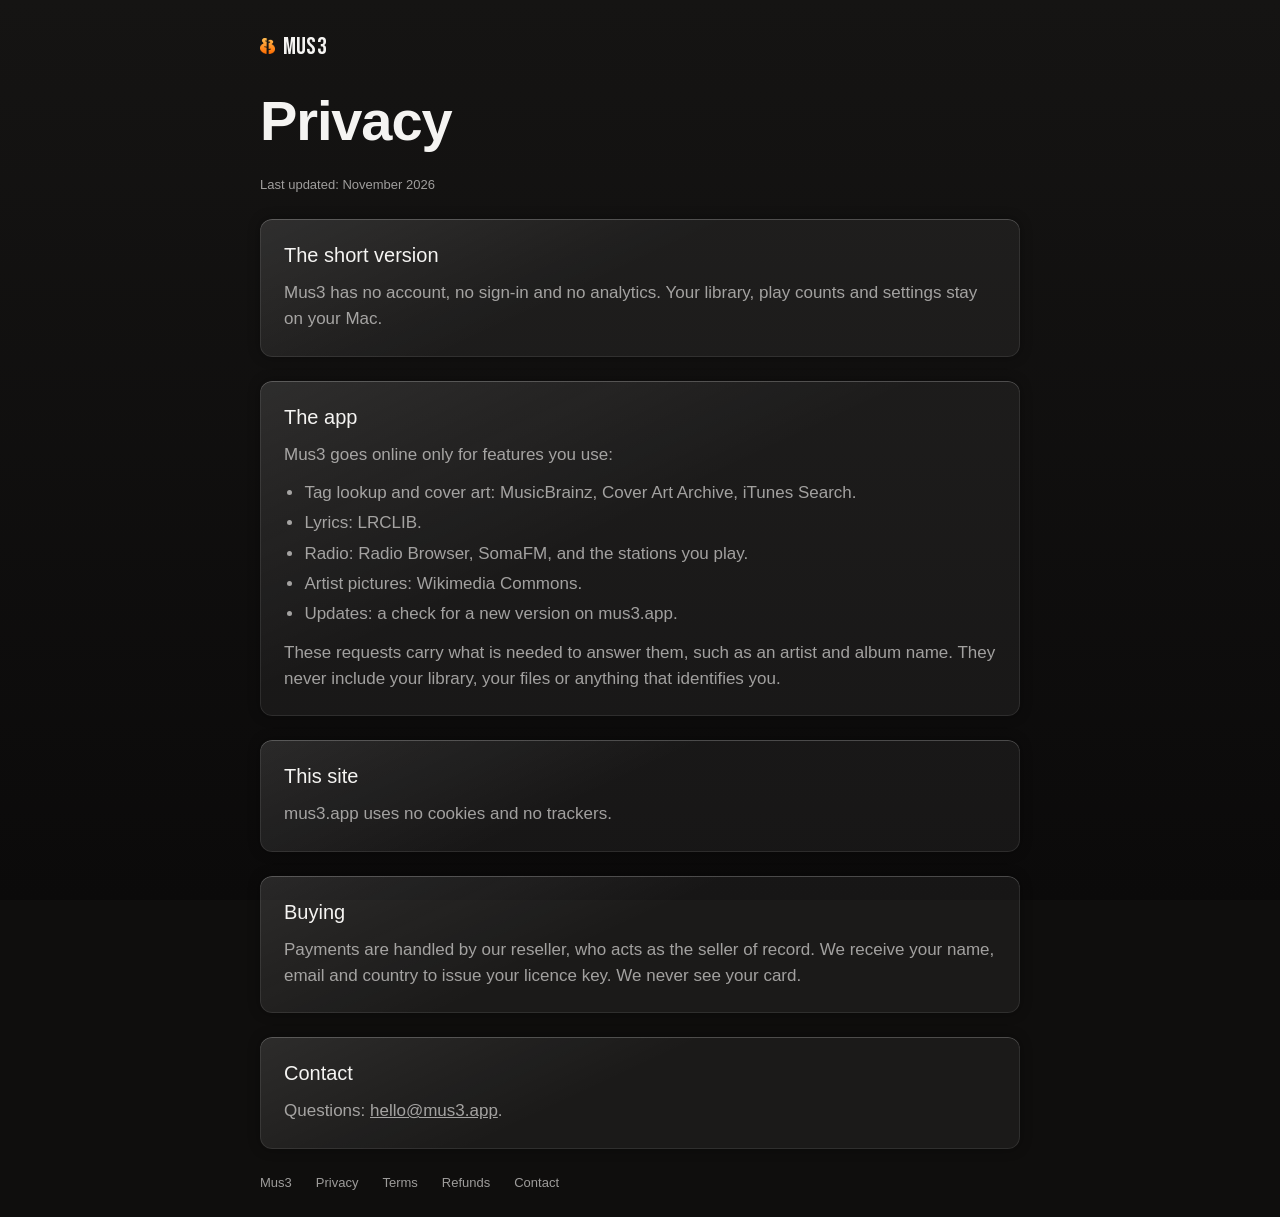
<file: privacy.html>
<!doctype html>
<html lang="en">
<head>
<meta charset="utf-8">
<meta name="viewport" content="width=device-width, initial-scale=1">
<title>Privacy — Mus3</title>
<meta name="description" content="What Mus3 and mus3.app collect: almost nothing.">
<link rel="icon" type="image/png" sizes="32x32" href="assets/favicon-32.png">
<link rel="apple-touch-icon" href="assets/apple-touch-icon.png">
<link rel="stylesheet" href="assets/legal.css">
</head>
<body>
<!-- ЧЕРНОВИК: перед публикацией проверить с юристом и с условиями магазина (кто продавец, страна, сроки) -->
<main class="wrap">
<a class="logo" href="./"><i class="glyph"></i><span>Mus3</span></a>
<h1>Privacy</h1>
<p class="fine">Last updated: November 2026</p>
<div class="block"><h2>The short version</h2><p>Mus3 has no account, no sign‑in and no analytics. Your library, play counts and settings stay on your Mac.</p></div>
<div class="block"><h2>The app</h2><p>Mus3 goes online only for features you use:</p><ul><li>Tag lookup and cover art: MusicBrainz, Cover Art Archive, iTunes Search.</li><li>Lyrics: LRCLIB.</li><li>Radio: Radio Browser, SomaFM, and the stations you play.</li><li>Artist pictures: Wikimedia Commons.</li><li>Updates: a check for a new version on mus3.app.</li></ul><p>These requests carry what is needed to answer them, such as an artist and album name. They never include your library, your files or anything that identifies you.</p></div>
<div class="block"><h2>This site</h2><p>mus3.app uses no cookies and no trackers.</p></div>
<div class="block"><h2>Buying</h2><p>Payments are handled by our reseller, who acts as the seller of record. We receive your name, email and country to issue your licence key. We never see your card.</p></div>
<div class="block"><h2>Contact</h2><p>Questions: <a href="mailto:hello@mus3.app">hello@mus3.app</a>.</p></div>
<footer><a href="./">Mus3</a><a href="privacy.html">Privacy</a><a href="terms.html">Terms</a><a href="refund.html">Refunds</a><a href="mailto:hello@mus3.app">Contact</a></footer>
</main>
</body>
</html>
</file>
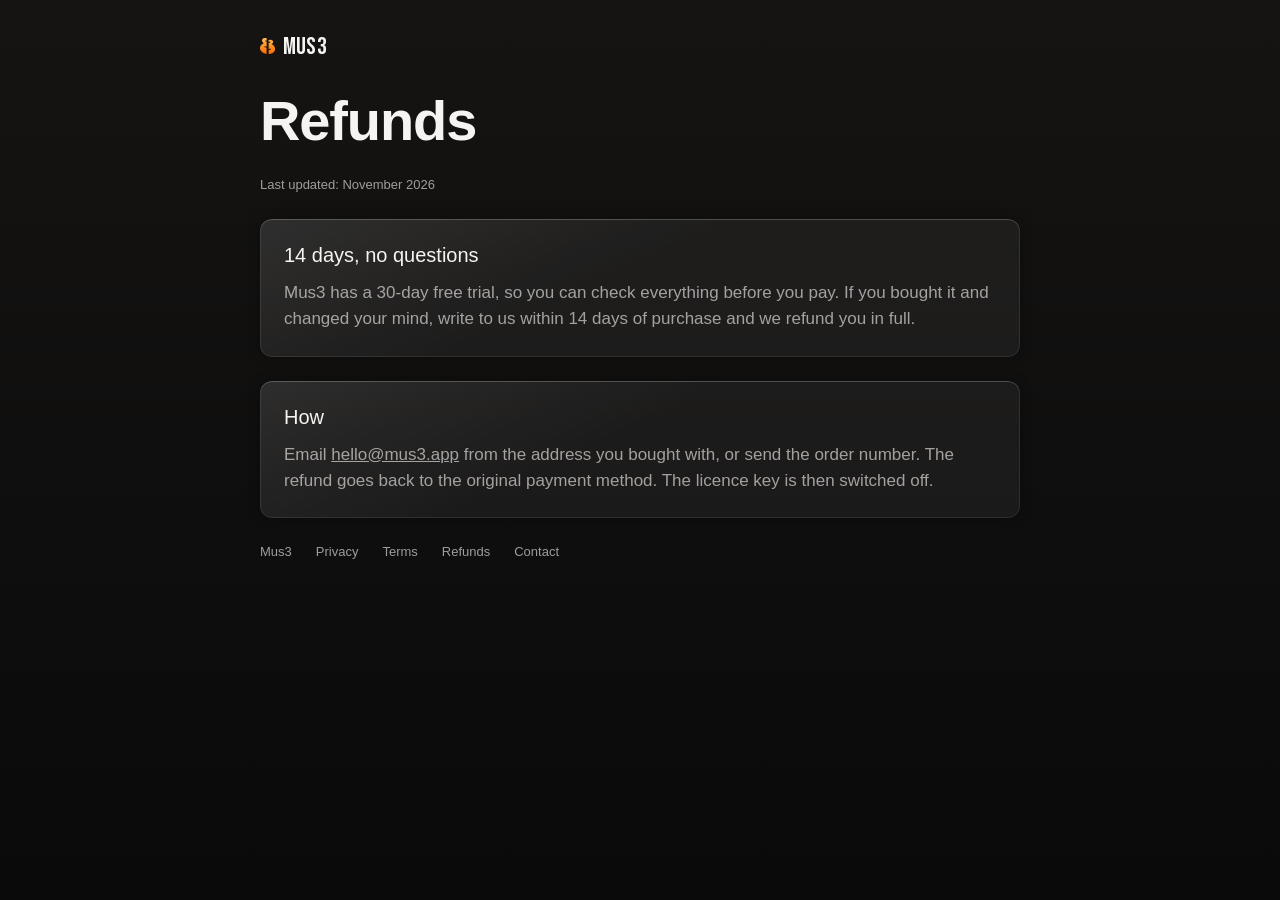
<file: refund.html>
<!doctype html>
<html lang="en">
<head>
<meta charset="utf-8">
<meta name="viewport" content="width=device-width, initial-scale=1">
<title>Refunds — Mus3</title>
<meta name="description" content="Refund policy for Mus3.">
<link rel="icon" type="image/png" sizes="32x32" href="assets/favicon-32.png">
<link rel="apple-touch-icon" href="assets/apple-touch-icon.png">
<link rel="stylesheet" href="assets/legal.css">
</head>
<body>
<!-- ЧЕРНОВИК: перед публикацией проверить с юристом и с условиями магазина (кто продавец, страна, сроки) -->
<main class="wrap">
<a class="logo" href="./"><i class="glyph"></i><span>Mus3</span></a>
<h1>Refunds</h1>
<p class="fine">Last updated: November 2026</p>
<div class="block"><h2>14 days, no questions</h2><p>Mus3 has a 30‑day free trial, so you can check everything before you pay. If you bought it and changed your mind, write to us within 14 days of purchase and we refund you in full.</p></div>
<div class="block"><h2>How</h2><p>Email <a href="mailto:hello@mus3.app">hello@mus3.app</a> from the address you bought with, or send the order number. The refund goes back to the original payment method. The licence key is then switched off.</p></div>
<footer><a href="./">Mus3</a><a href="privacy.html">Privacy</a><a href="terms.html">Terms</a><a href="refund.html">Refunds</a><a href="mailto:hello@mus3.app">Contact</a></footer>
</main>
</body>
</html>
</file>
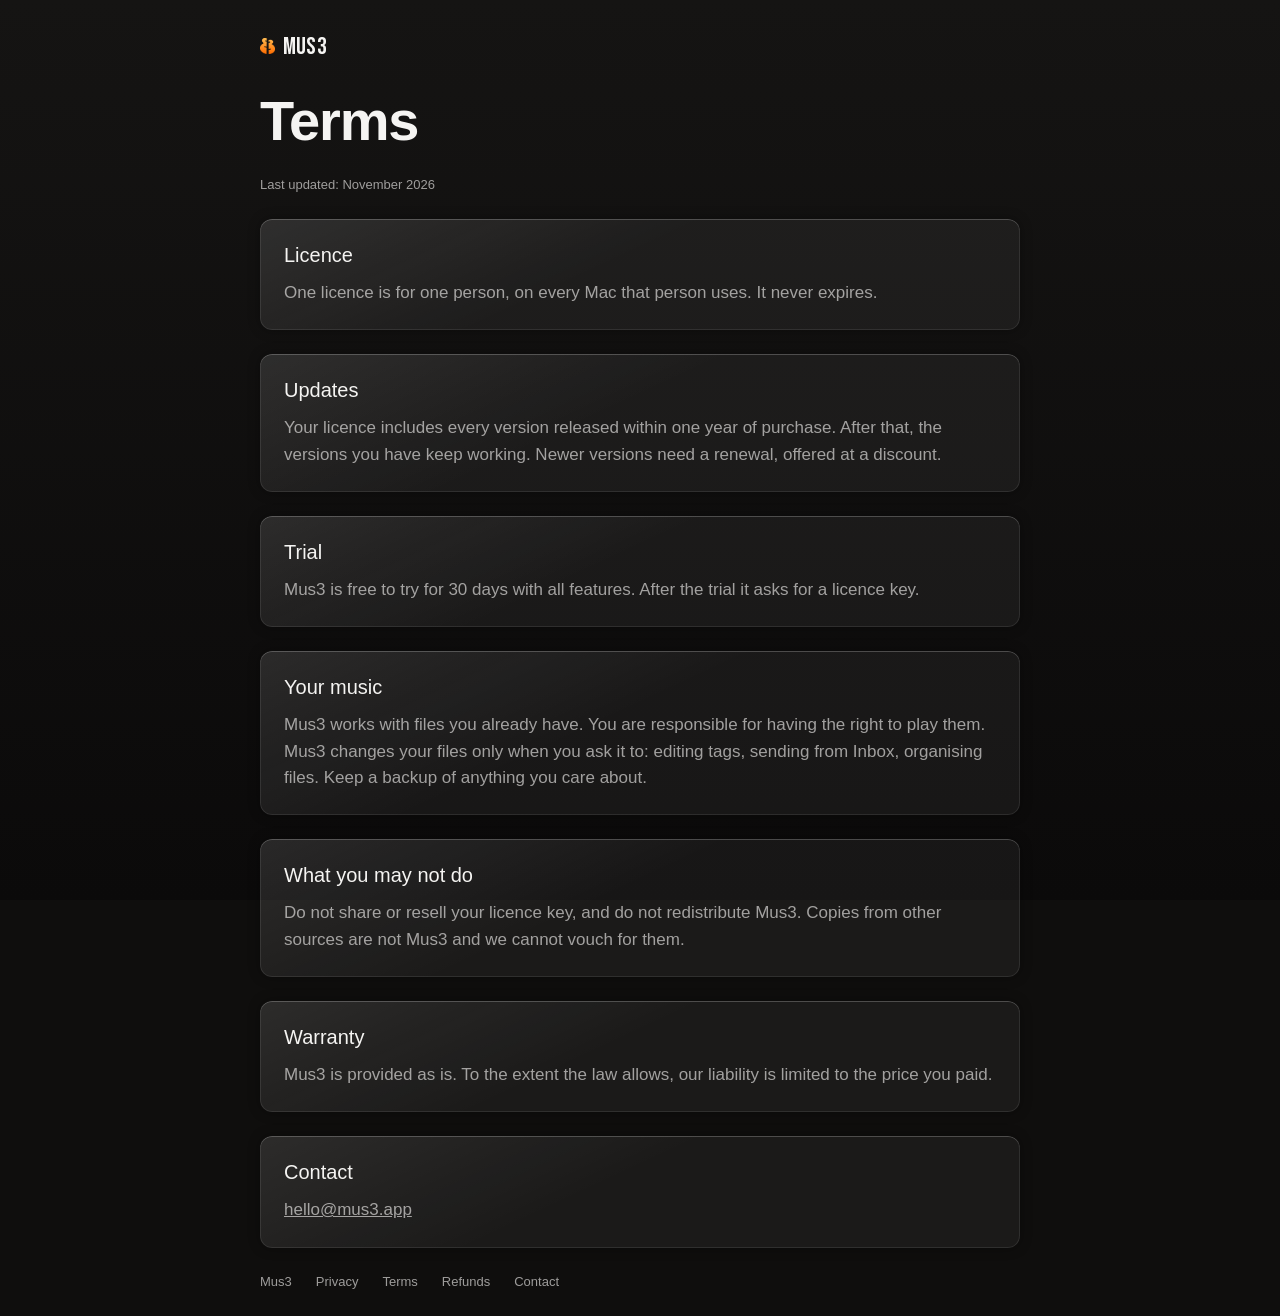
<file: terms.html>
<!doctype html>
<html lang="en">
<head>
<meta charset="utf-8">
<meta name="viewport" content="width=device-width, initial-scale=1">
<title>Terms — Mus3</title>
<meta name="description" content="The licence terms for Mus3.">
<link rel="icon" type="image/png" sizes="32x32" href="assets/favicon-32.png">
<link rel="apple-touch-icon" href="assets/apple-touch-icon.png">
<link rel="stylesheet" href="assets/legal.css">
</head>
<body>
<!-- ЧЕРНОВИК: перед публикацией проверить с юристом и с условиями магазина (кто продавец, страна, сроки) -->
<main class="wrap">
<a class="logo" href="./"><i class="glyph"></i><span>Mus3</span></a>
<h1>Terms</h1>
<p class="fine">Last updated: November 2026</p>
<div class="block"><h2>Licence</h2><p>One licence is for one person, on every Mac that person uses. It never expires.</p></div>
<div class="block"><h2>Updates</h2><p>Your licence includes every version released within one year of purchase. After that, the versions you have keep working. Newer versions need a renewal, offered at a discount.</p></div>
<div class="block"><h2>Trial</h2><p>Mus3 is free to try for 30 days with all features. After the trial it asks for a licence key.</p></div>
<div class="block"><h2>Your music</h2><p>Mus3 works with files you already have. You are responsible for having the right to play them. Mus3 changes your files only when you ask it to: editing tags, sending from Inbox, organising files. Keep a backup of anything you care about.</p></div>
<div class="block"><h2>What you may not do</h2><p>Do not share or resell your licence key, and do not redistribute Mus3. Copies from other sources are not Mus3 and we cannot vouch for them.</p></div>
<div class="block"><h2>Warranty</h2><p>Mus3 is provided as is. To the extent the law allows, our liability is limited to the price you paid.</p></div>
<div class="block"><h2>Contact</h2><p><a href="mailto:hello@mus3.app">hello@mus3.app</a></p></div>
<footer><a href="./">Mus3</a><a href="privacy.html">Privacy</a><a href="terms.html">Terms</a><a href="refund.html">Refunds</a><a href="mailto:hello@mus3.app">Contact</a></footer>
</main>
</body>
</html>
</file>
<file: assets/legal.css>
/* Страницы условий. Размеры и цвета — те же, что в index.html (:root там — основа; менять в обоих местах) */
:root { --m: 24px; --max: 760px; --r-block: 12px; --h-nav: 44px; --bg: #0F0E0D; --ink: #F5F4F2; --mute: rgb(245 244 242 / .62);
  --glass: rgb(255 255 255 / .05); --glass-fill: linear-gradient(155deg, rgb(255 255 255 / .08), rgb(255 255 255 / 0) 45%), var(--glass);
  --glass-edge: inset 0 1px 0 rgb(255 255 255 / .14), inset 0 0 0 1px rgb(255 255 255 / .09), 0 0 12px rgb(0 0 0 / .35);
  --sans: -apple-system, BlinkMacSystemFont, "SF Pro Display", "Helvetica Neue", sans-serif; --display: "Bebas Neue", "Impact", var(--sans); }
@font-face { font-family: "Bebas Neue"; src: url(bebas-neue.woff2) format("woff2"); font-weight: 400; font-style: normal; font-display: swap; }
@media (max-width: 720px) { :root { --m: 16px; } }
* { box-sizing: border-box; margin: 0; padding: 0; }
body { font: 17px/1.55 var(--sans); background: linear-gradient(to bottom, #151413, #0B0A0A) fixed var(--bg); color: var(--ink); -webkit-font-smoothing: antialiased; }
a { color: inherit; }
.wrap { max-width: calc(var(--max) + 2 * var(--m)); margin: 0 auto; padding: var(--m); display: grid; gap: var(--m); }
.logo { display: inline-flex; align-items: center; gap: 8px; height: var(--h-nav); font: 400 24px/1 var(--display); letter-spacing: .02em; text-decoration: none; }
.logo .glyph { height: .7em; width: calc(.7em * 647 / 749); background: linear-gradient(#FFBB51, #FF6C00);
  -webkit-mask: url(symbol.png) center / 100% 100% no-repeat; mask: url(symbol.png) center / 100% 100% no-repeat; }
.logo span { position: relative; top: .052em; }
.block { background: var(--glass-fill); box-shadow: var(--glass-edge); border-radius: var(--r-block); padding: var(--m); display: grid; gap: calc(var(--m) / 2); }
h1 { font: 600 clamp(32px, 4.6vw, 56px)/1.05 var(--sans); letter-spacing: -.02em; }
h2 { font: 500 20px/1.25 var(--sans); }
p, li { color: var(--mute); text-wrap: pretty; }
ul { padding-left: 1.2em; display: grid; gap: 4px; }
.fine { font-size: 13px; color: var(--mute); }
footer { font-size: 13px; color: var(--mute); display: flex; flex-wrap: wrap; gap: var(--m); }
footer a { text-decoration: none; }
</file>
